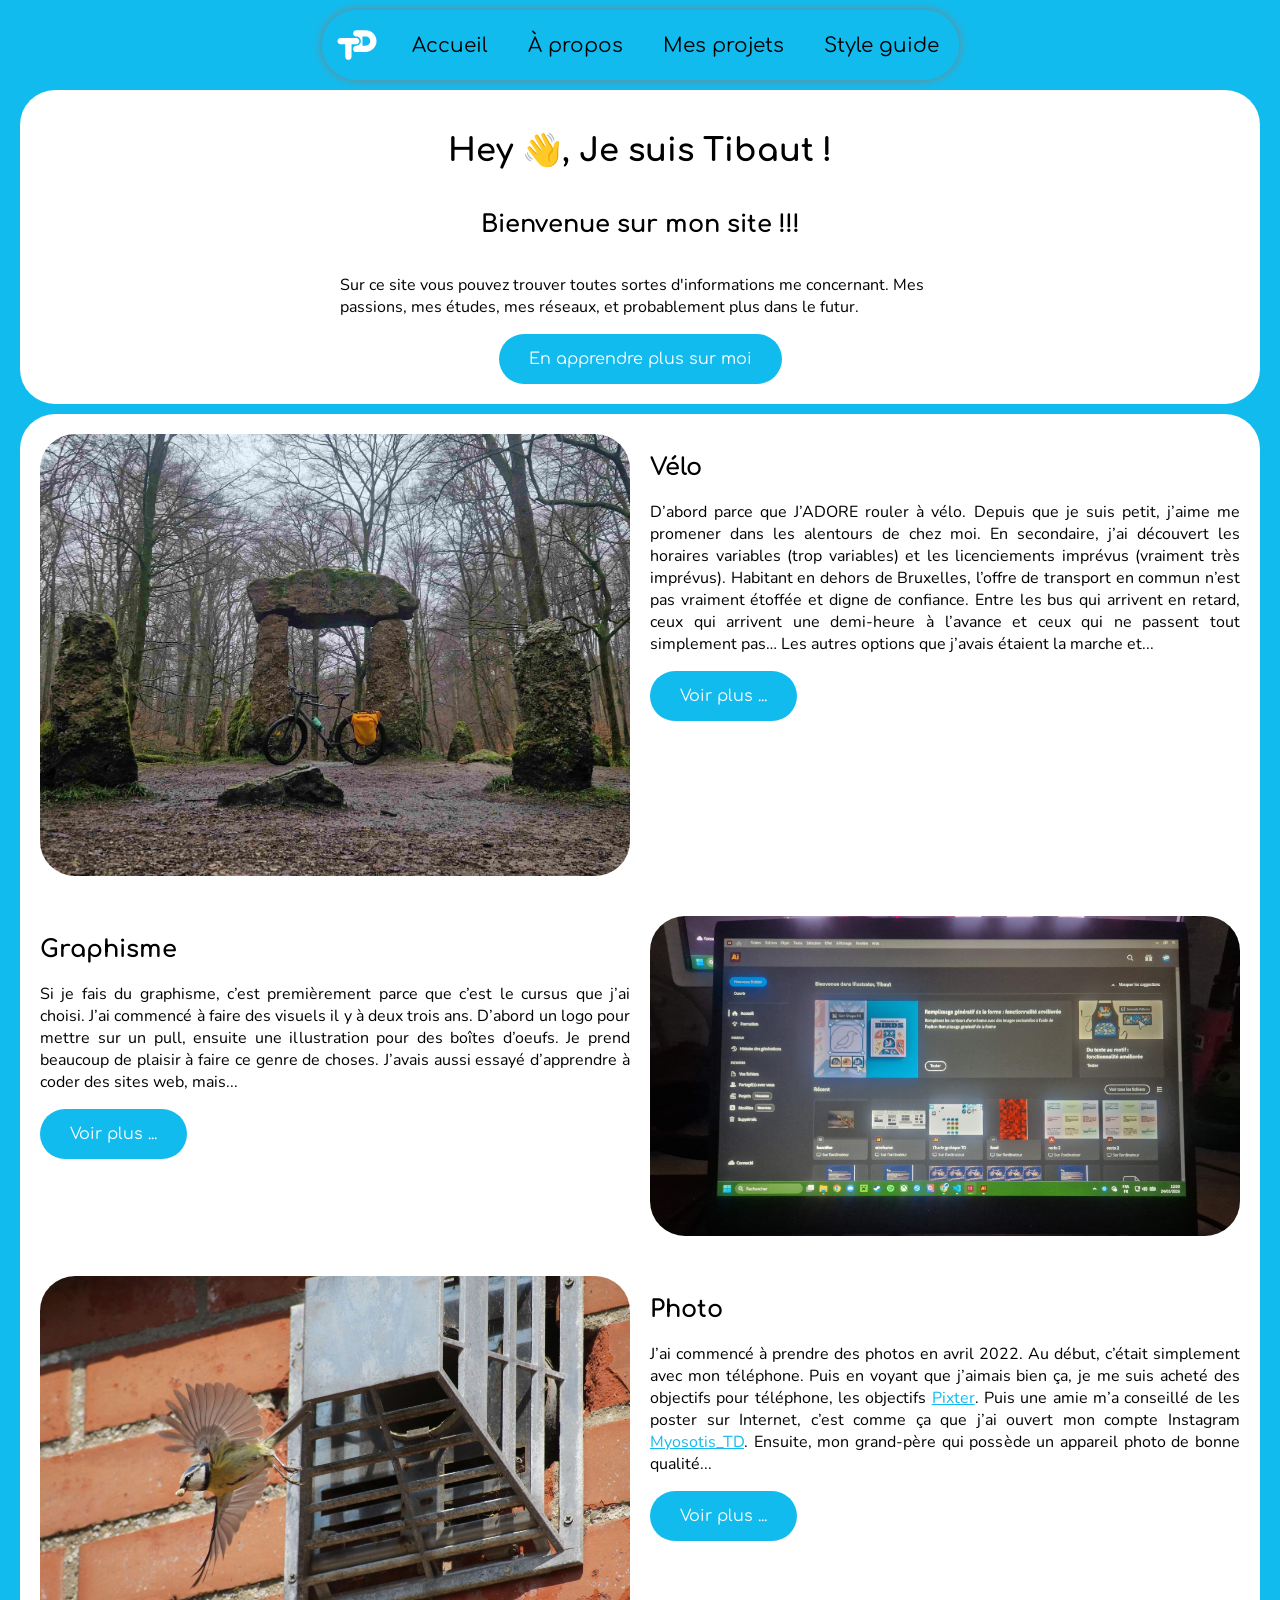
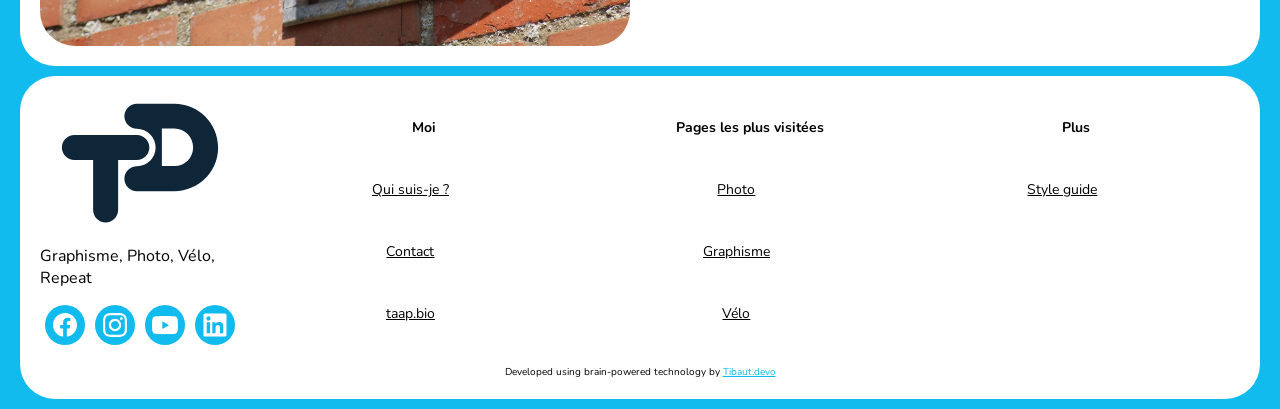
<file: index.html>
<!DOCTYPE html>
<html lang="fr">

<head>
    <meta charset="UTF-8">
    <meta http-equiv="X-UA-Compatible" content="IE=edge">
    <meta name="viewport" content="width=device-width, initial-scale=1.0">
    <title>Tibaut.devo - Vélo</title>
    <link rel="stylesheet" href="style/style.css">

    <link rel="icon" type="image/png" href="images/icons/favicon-96x96.png" sizes="96x96" />
    <link rel="icon" type="image/svg+xml" href="images/icons/favicon.svg" />
    <link rel="shortcut icon" href="/images/icons/favicon.ico" />
    <link rel="apple-touch-icon" sizes="180x180" href="images/icons/apple-touch-icon.png" />
    <link rel="manifest" href="images/icons/site.webmanifest" />
</head>

<body>

    <section class="nav-bar">
        <div class="nav">
            <div class="logo"><a href="https://taap.bio/tibaut_devo" target="_blank">
                    <img src="images/Logo TD.svg" alt="Logo"></a>
            </div>
            <ul class="menu">
                <li>
                    <a href="index.html">Accueil</a>
                </li>
                <li>
                    <p>À propos</p>
                    <ul class="sous-menu">
                        <li><a class="moi" href="quisuisje.html">Moi</a></li>
                        <li><a class="contact" href="contact.html">Contact</a></li>
                    </ul>
                </li>
                <li>
                    <p>Mes projets</p>
                    <ul class="sous-menu">
                        <li><a class="velo" href="velo.html">Vélo</a></li>
                        <li><a class="graphisme" href="graphisme.html">Graphisme</a></li>
                        <li><a class="photo" href="photo.html">Photo</a></li>
                    </ul>
                </li>
                <li>
                    <a href="style-guide.html">Style guide</a>
                </li>
            </ul>
        </div>
    </section>

    <div class="container">
        <header class="normal-header">
            <h1>Hey 👋, Je suis Tibaut !</h1>
            <h2>Bienvenue sur mon site !!!</h2>
            <p>Sur ce site vous pouvez trouver toutes sortes d'informations me concernant. Mes passions, mes études, mes
                réseaux, et probablement plus dans le futur.</p>
            <div class="buton-light">
                <a href="quisuisje.html">En apprendre plus sur moi</a>
            </div>
        </header>
    </div>
    <div class="container">
        <div class="horizontal-cards">
            <div class="wrap">
                <img src="images/banner_velo.jpg" alt="">
                <div class="h-cards-text">
                    <h2>Vélo</h2>
                    <p>D’abord parce que J’ADORE rouler à vélo. Depuis que je suis petit, j’aime me promener dans les
                        alentours de chez moi. En
                        secondaire, j’ai découvert les horaires variables (trop variables) et les licenciements imprévus
                        (vraiment très
                        imprévus). Habitant en dehors de Bruxelles, l’offre de transport en commun n’est pas vraiment
                        étoffée et digne de
                        confiance. Entre les bus qui arrivent en retard, ceux qui arrivent une demi-heure à l’avance et
                        ceux qui ne passent tout
                        simplement pas… Les autres options que j’avais étaient la marche et...</p>
                    <div class="buton-light">
                        <a href="velo.html">Voir plus ...</a>
                    </div>
                </div>
            </div>
            <div class="wrap-reverse">
                <div class="h-cards-text">
                    <h2>Graphisme</h2>
                    <p>Si je fais du graphisme, c’est premièrement parce que c’est le cursus que j’ai choisi. J’ai
                        commencé à faire des visuels
                        il y à deux trois ans. D’abord un logo pour mettre sur un pull, ensuite une illustration pour
                        des boîtes d’oeufs. Je
                        prend beaucoup de plaisir à faire ce genre de choses. J’avais aussi essayé d’apprendre à coder
                        des sites web, mais...</p>
                    <div class="buton-light">
                        <a href="graphisme.html">Voir plus ...</a>
                    </div>
                </div>
                <img src="images/banner_graphisme.jpg" alt="">
            </div>
            <div class="wrap">
                <img src="images/banner_photo.JPG" alt="">
                <div class="h-cards-text">
                    <h2>Photo</h2>
                    <p>J’ai commencé à prendre des photos en avril 2022. Au début, c’était simplement avec mon
                        téléphone. Puis en voyant que
                        j’aimais bien ça, je me suis acheté des objectifs pour téléphone, les objectifs <a
                            href="https://www.instagram.com/pixter/" target="_blank">Pixter</a>. Puis une
                        amie m’a conseillé de
                        les poster sur Internet, c’est comme ça que j’ai ouvert mon compte Instagram <a
                            href="https://www.instagram.com/myosotis_td/" target="_blank">Myosotis_TD</a>.
                        Ensuite, mon grand-père qui
                        possède un appareil photo de bonne qualité...</p>
                    <div class="buton-light">
                        <a href="photo.html">Voir plus ...</a>
                    </div>
                </div>
            </div>
        </div>
    </div>
    <div class="container">
        <footer>
            <div class="main-footer">
                <div class="content-footer">
                    <img src="images/Logo TD.svg" alt="">
                    <p>Graphisme, Photo, Vélo, Repeat</p>
                    <div class="footer-socials">
                        <a href="https://www.facebook.com/profile.php?id=100091805216796&locale=fr_BE" target="_blank">
                            <img src="images/social/facebook.svg" alt="facebook">
                        </a>
                        <a href="https://www.instagram.com/tibaut.devo/" target="_blank">
                            <img src="images/social/instagram.svg" alt="Instagram">
                        </a>
                        <a href="https://youtube.com/@tibaut_devo?si=5qOhZv2sWwlNnMPJ" target="_blank">
                            <img src="images/social/youtube.svg" alt="youtube">
                        </a>
                        <a href="https://www.linkedin.com/in/tibaut-devolder/" target="_blank">
                            <img src="images/social/linkedin-app-white-icon.svg" alt="linkedin">
                        </a>
                    </div>
                </div>
                <div class="table-footer">

                    <table>
                        <tbody>

                            <tr>

                                <th>Moi</th>
                                <th>Pages les plus visitées</th>
                                <th>Plus</th>
                            </tr>

                            <tr>

                                <td><a href="quisuisje.html">Qui suis-je ?</a>
                                </td>
                                <td><a href="photo.html">Photo
                                    </a></td>
                                <td><a href="style-guide.html">Style guide</a></td>
                            </tr>
                            <tr>

                                <td><a href="contact.html">Contact</a>

                                </td>
                                <td><a href="graphisme.html">Graphisme
                                    </a></td>
                                <td><a href=""></a></td>
                            </tr>
                            <tr>

                                <td><a href="https://taap.bio/tibaut_devo" target="_blank">taap.bio</a>

                                </td>
                                <td><a href="velo.html">Vélo
                                    </a></td>
                                <td><a href=""></a></td>
                            </tr>
                        </tbody>
                    </table>
                </div>
            </div>
            <div class="sub-footer">
                <div>
                    Developed using brain-powered technology by&nbsp;<a href="https://taap.bio/tibaut_devo"
                        target="_blank">Tibaut.devo</a>
                </div>
            </div>
        </footer>
    </div>
</body>

</html>
</file>
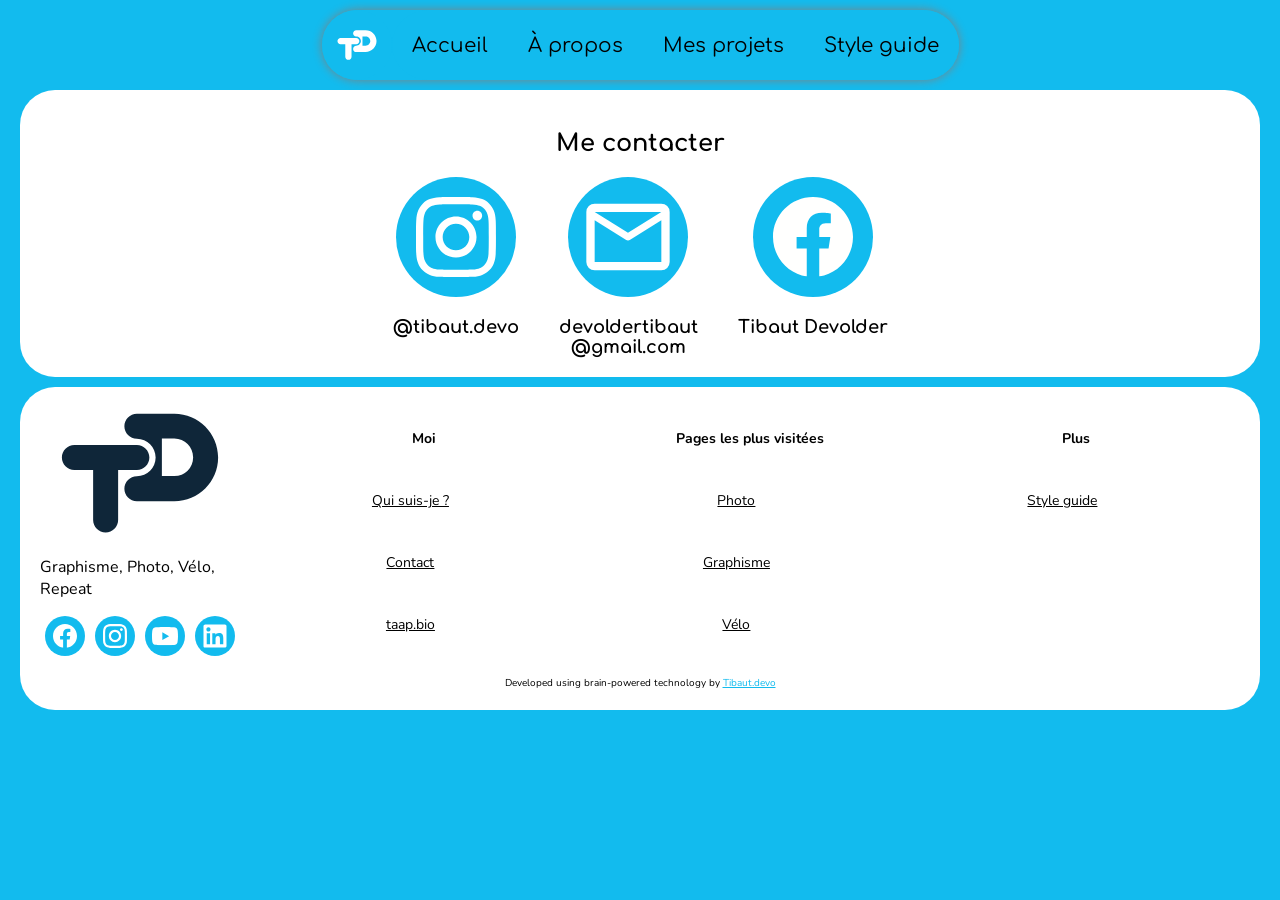
<file: contact.html>
<!DOCTYPE html>
<html lang="en">

<head>
    <meta charset="UTF-8">
    <meta http-equiv="X-UA-Compatible" content="IE=edge">
    <meta name="viewport" content="width=device-width, initial-scale=1.0">
    <title>Tibaut.devo - Vélo</title>
    <link rel="stylesheet" href="style/style.css">

    <link rel="icon" type="image/png" href="images/icons/favicon-96x96.png" sizes="96x96" />
    <link rel="icon" type="image/svg+xml" href="images/icons/favicon.svg" />
    <link rel="shortcut icon" href="/images/icons/favicon.ico" />
    <link rel="apple-touch-icon" sizes="180x180" href="images/icons/apple-touch-icon.png" />
    <link rel="manifest" href="images/icons/site.webmanifest" />
</head>

<body>
    <section class="nav-bar">
        <div class="nav">
            <div class="logo"><a href="https://taap.bio/tibaut_devo" target="_blank">
                    <img src="images/Logo TD.svg" alt="Logo"></a>
            </div>
            <ul class="menu">
                <li>
                    <a href="index.html">Accueil</a>
                </li>
                <li>
                    <p>À propos</p>
                    <ul class="sous-menu">
                        <li><a class="moi" href="quisuisje.html">Moi</a></li>
                        <li><a class="contact" href="contact.html">Contact</a></li>
                    </ul>
                </li>
                <li>
                    <p>Mes projets</p>
                    <ul class="sous-menu">
                        <li><a class="velo" href="velo.html">Vélo</a></li>
                        <li><a class="graphisme" href="graphisme.html">Graphisme</a></li>
                        <li><a class="photo" href="photo.html">Photo</a></li>
                    </ul>
                </li>
                <li>
                    <a href="style-guide.html">Style guide</a>
                </li>
            </ul>
        </div>
    </section>
    <section class="container">
        <div class="text-center">
            <h2>Me contacter</h2>
            <div class="dots">
                <div>
                    <a href="https://www.instagram.com/tibaut.devo/" target="_blank">
                        <img src="images/social/instagram.svg" alt="Instagram">
                    </a>
                    <a href="https://www.instagram.com/tibaut.devo/" target="_blank">
                        <h3>@tibaut.devo</h3>
                    </a>
                </div>
                <div>
                    <a href="mailto:devoldertibaut@gmail.com">
                        <img src="images/social/mail_24dp_E3E3E3_FILL0_wght400_GRAD0_opsz24.svg" alt="Mail">
                    </a>
                    <a href="mailto:devoldertibaut@gmail.com">
                        <h3>devoldertibaut</h3>
                        <h3>@gmail.com</h3>
                    </a>
                </div>
                <div>
                    <a href="https://www.facebook.com/profile.php?id=100091805216796&locale=fr_BE" target="_blank">
                        <img src="images/social/facebook.svg" alt="facebook">
                    </a>
                    <a href="https://www.facebook.com/profile.php?id=100091805216796&locale=fr_BE" target="_blank">
                        <h3>Tibaut Devolder</h3>
                    </a>
                </div>
            </div>
        </div>
    </section>
    <div class="container">
        <footer>
            <div class="main-footer">
                <div class="content-footer">
                    <img src="images/Logo TD.svg" alt="">
                    <p>Graphisme, Photo, Vélo, Repeat</p>
                    <div class="footer-socials">
                        <a href="https://www.facebook.com/profile.php?id=100091805216796&locale=fr_BE" target="_blank">
                            <img src="images/social/facebook.svg" alt="facebook">
                        </a>
                        <a href="https://www.instagram.com/tibaut.devo/" target="_blank">
                            <img src="images/social/instagram.svg" alt="Instagram">
                        </a>
                        <a href="https://youtube.com/@tibaut_devo?si=5qOhZv2sWwlNnMPJ" target="_blank">
                            <img src="images/social/youtube.svg" alt="youtube">
                        </a>
                        <a href="https://www.linkedin.com/in/tibaut-devolder/" target="_blank">
                            <img src="images/social/linkedin-app-white-icon.svg" alt="linkedin">
                        </a>
                    </div>
                </div>
                <div class="table-footer">
                    <table>
                        <tbody>
                            <tr>
                                <th>Moi</th>
                                <th>Pages les plus visitées</th>
                                <th>Plus</th>
                            </tr>
                            <tr>
                                <td><a href="quisuisje.html">Qui suis-je ?</a>
                                </td>
                                <td><a href="photo.html">Photo
                                    </a></td>
                                <td><a href="style-guide.html">Style guide</a></td>
                            </tr>
                            <tr>
                                <td><a href="contact.html">Contact</a>
                                </td>
                                <td><a href="graphisme.html">Graphisme
                                    </a></td>
                                <td><a href=""></a></td>
                            </tr>
                            <tr>
                                <td><a href="https://taap.bio/tibaut_devo" target="_blank">taap.bio</a>
                                </td>
                                <td><a href="velo.html">Vélo
                                    </a></td>
                                <td><a href=""></a></td>
                            </tr>
                        </tbody>
                    </table>
                </div>
            </div>
            <div class="sub-footer">
                <div>
                    Developed using brain-powered technology by&nbsp;<a href="https://taap.bio/tibaut_devo"
                        target="_blank">Tibaut.devo</a>
                </div>
            </div>
        </footer>
    </div>
</body>

</html>
</file>
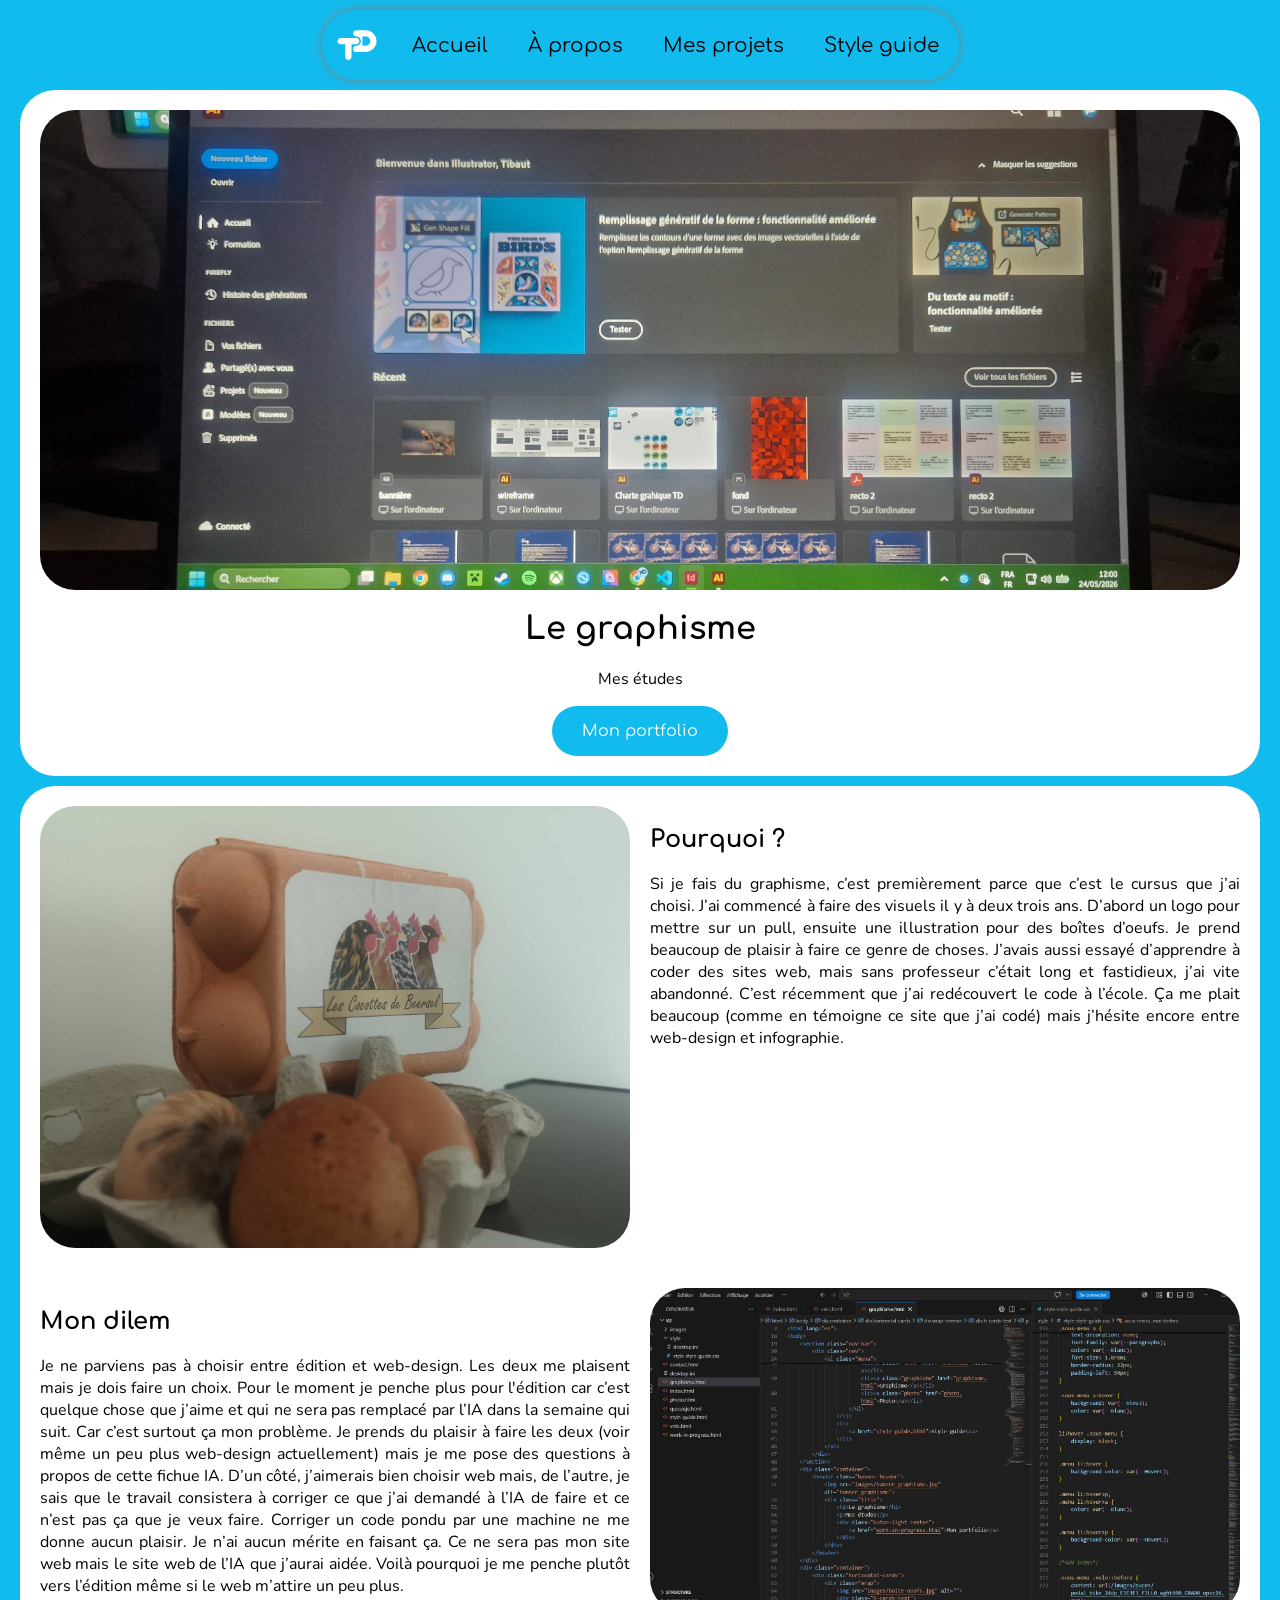
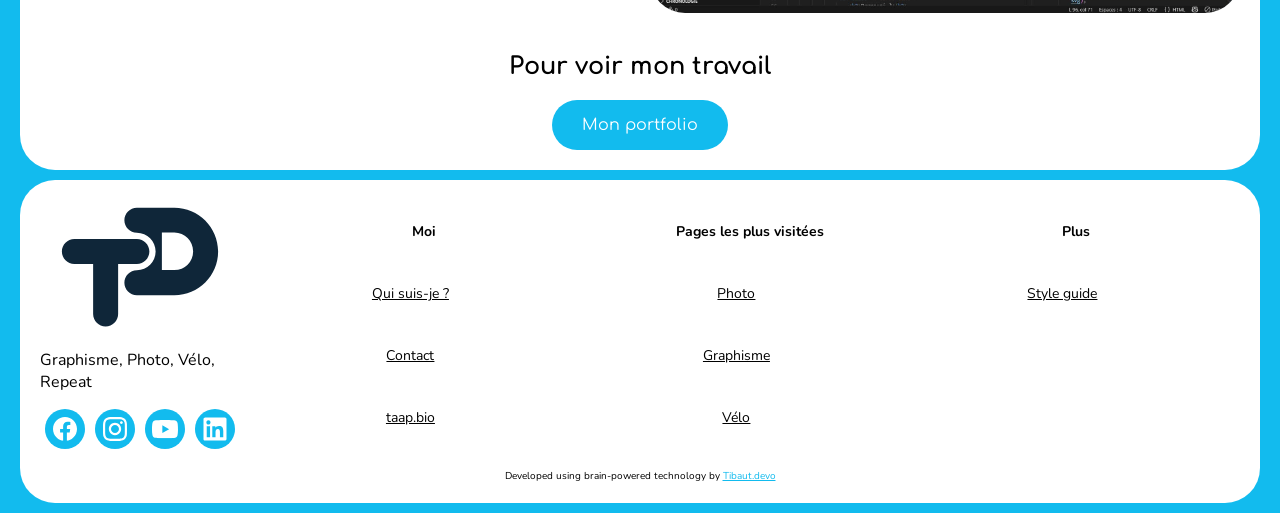
<file: graphisme.html>
<!DOCTYPE html>
<html lang="en">

<head>
    <meta charset="UTF-8">
    <meta http-equiv="X-UA-Compatible" content="IE=edge">
    <meta name="viewport" content="width=device-width, initial-scale=1.0">
    <title>Tibaut.devo - Vélo</title>
    <link rel="stylesheet" href="style/style.css">

    <link rel="icon" type="image/png" href="images/icons/favicon-96x96.png" sizes="96x96" />
    <link rel="icon" type="image/svg+xml" href="images/icons/favicon.svg" />
    <link rel="shortcut icon" href="/images/icons/favicon.ico" />
    <link rel="apple-touch-icon" sizes="180x180" href="images/icons/apple-touch-icon.png" />
    <link rel="manifest" href="images/icons/site.webmanifest" />
</head>

<body>
    <section class="nav-bar">
        <div class="nav">
            <div class="logo"><a href="https://taap.bio/tibaut_devo" target="_blank">
                    <img src="images/Logo TD.svg" alt="Logo"></a>
            </div>
            <ul class="menu">
                <li>
                    <a href="index.html">Accueil</a>
                </li>
                <li>
                    <p>À propos</p>
                    <ul class="sous-menu">
                        <li><a class="moi" href="quisuisje.html">Moi</a></li>
                        <li><a class="contact" href="contact.html">Contact</a></li>
                    </ul>
                </li>
                <li>
                    <p>Mes projets</p>
                    <ul class="sous-menu">
                        <li><a class="velo" href="velo.html">Vélo</a></li>
                        <li><a class="graphisme" href="graphisme.html">Graphisme</a></li>
                        <li><a class="photo" href="photo.html">Photo</a></li>
                    </ul>
                </li>
                <li>
                    <a href="style-guide.html">Style guide</a>
                </li>
            </ul>
        </div>
    </section>
    <div class="container">
        <header class="banner-header">
            <img src="images/banner_graphisme.jpg" alt="banner_graphisme">
            <div class="title">
                <h1>Le graphisme</h1>
                <p>Mes études</p>
                <div class="buton-light center">
                    <a href="work-in-progress.html">Mon portfolio</a>
                </div>
            </div>
        </header>
    </div>
    <div class="container">
        <div class="horizontal-cards">
            <div class="wrap">
                <img src="images/boite-oeufs.jpg" alt="">
                <div class="h-cards-text">
                    <h2>Pourquoi ?</h2>
                    <p>Si je fais du graphisme, c’est premièrement parce que c’est le cursus que j’ai choisi. J’ai
                        commencé à faire des visuels
                        il y à deux trois ans. D’abord un logo pour mettre sur un pull, ensuite une illustration pour
                        des boîtes d’oeufs. Je
                        prend beaucoup de plaisir à faire ce genre de choses. J’avais aussi essayé d’apprendre à coder
                        des sites web, mais sans
                        professeur c’était long et fastidieux, j’ai vite abandonné. C’est récemment que j’ai redécouvert
                        le code à l’école. Ça
                        me plait beaucoup (comme en témoigne ce site que j’ai codé) mais j’hésite encore entre
                        web-design et infographie.</p>
                </div>
            </div>
            <div class="wrap-reverse">
                <div class="h-cards-text">
                    <h2>Mon dilem</h2>
                    <p>Je ne parviens pas à choisir entre édition et web-design. Les deux me plaisent mais je dois faire
                        un choix. Pour le
                        moment je penche plus pour l'édition car c’est quelque chose que j’aime et qui ne sera pas
                        remplacé par l’IA dans la
                        semaine qui suit. Car c’est surtout ça mon problème. Je prends du plaisir à faire les deux (voir
                        même un peu plus
                        web-design actuellement) mais je me pose des questions à propos de cette fichue IA. D’un côté,
                        j’aimerais bien choisir
                        web mais, de l’autre, je sais que le travail consistera à corriger ce que j’ai demandé à l’IA de
                        faire et ce n’est pas
                        ça que je veux faire. Corriger un code pondu par une machine ne me donne aucun plaisir. Je n’ai
                        aucun mérite en faisant
                        ça. Ce ne sera pas mon site web mais le site web de l’IA que j’aurai aidée. Voilà pourquoi je me
                        penche plutôt vers
                        l’édition même si le web m’attire un peu plus.</p>
                </div>
                <img src="images/code.jpg" alt="">
            </div>
        </div>
        <div class="text-center">
            <h2>Pour voir mon travail</h2>
            <div class="buton-light center">
                <a href="work-in-progress.html">Mon portfolio</a>
            </div>
        </div>
    </div>
    <div class="container">
        <footer>
            <div class="main-footer">
                <div class="content-footer">
                    <img src="images/Logo TD.svg" alt="">
                    <p>Graphisme, Photo, Vélo, Repeat</p>
                    <div class="footer-socials">
                        <a href="https://www.facebook.com/profile.php?id=100091805216796&locale=fr_BE" target="_blank">
                            <img src="images/social/facebook.svg" alt="facebook">
                        </a>
                        <a href="https://www.instagram.com/tibaut.devo/" target="_blank">
                            <img src="images/social/instagram.svg" alt="Instagram">
                        </a>
                        <a href="https://youtube.com/@tibaut_devo?si=5qOhZv2sWwlNnMPJ" target="_blank">
                            <img src="images/social/youtube.svg" alt="youtube">
                        </a>
                        <a href="https://www.linkedin.com/in/tibaut-devolder/" target="_blank">
                            <img src="images/social/linkedin-app-white-icon.svg" alt="linkedin">
                        </a>
                    </div>
                </div>
                <div class="table-footer">
                    <table>
                        <tbody>
                            <tr>
                                <th>Moi</th>
                                <th>Pages les plus visitées</th>
                                <th>Plus</th>
                            </tr>
                            <tr>
                                <td><a href="quisuisje.html">Qui suis-je ?</a>
                                </td>
                                <td><a href="photo.html">Photo
                                    </a></td>
                                <td><a href="style-guide.html">Style guide</a></td>
                            </tr>
                            <tr>
                                <td><a href="contact.html">Contact</a>
                                </td>
                                <td><a href="graphisme.html">Graphisme
                                    </a></td>
                                <td><a href=""></a></td>
                            </tr>
                            <tr>
                                <td><a href="https://taap.bio/tibaut_devo" target="_blank">taap.bio</a>
                                </td>
                                <td><a href="velo.html">Vélo
                                    </a></td>
                                <td><a href=""></a></td>
                            </tr>
                        </tbody>
                    </table>
                </div>
            </div>
            <div class="sub-footer">
                <div>
                    Developed using brain-powered technology by&nbsp;<a href="https://taap.bio/tibaut_devo"
                        target="_blank">Tibaut.devo</a>
                </div>
            </div>
        </footer>
    </div>
</body>

</html>
</file>
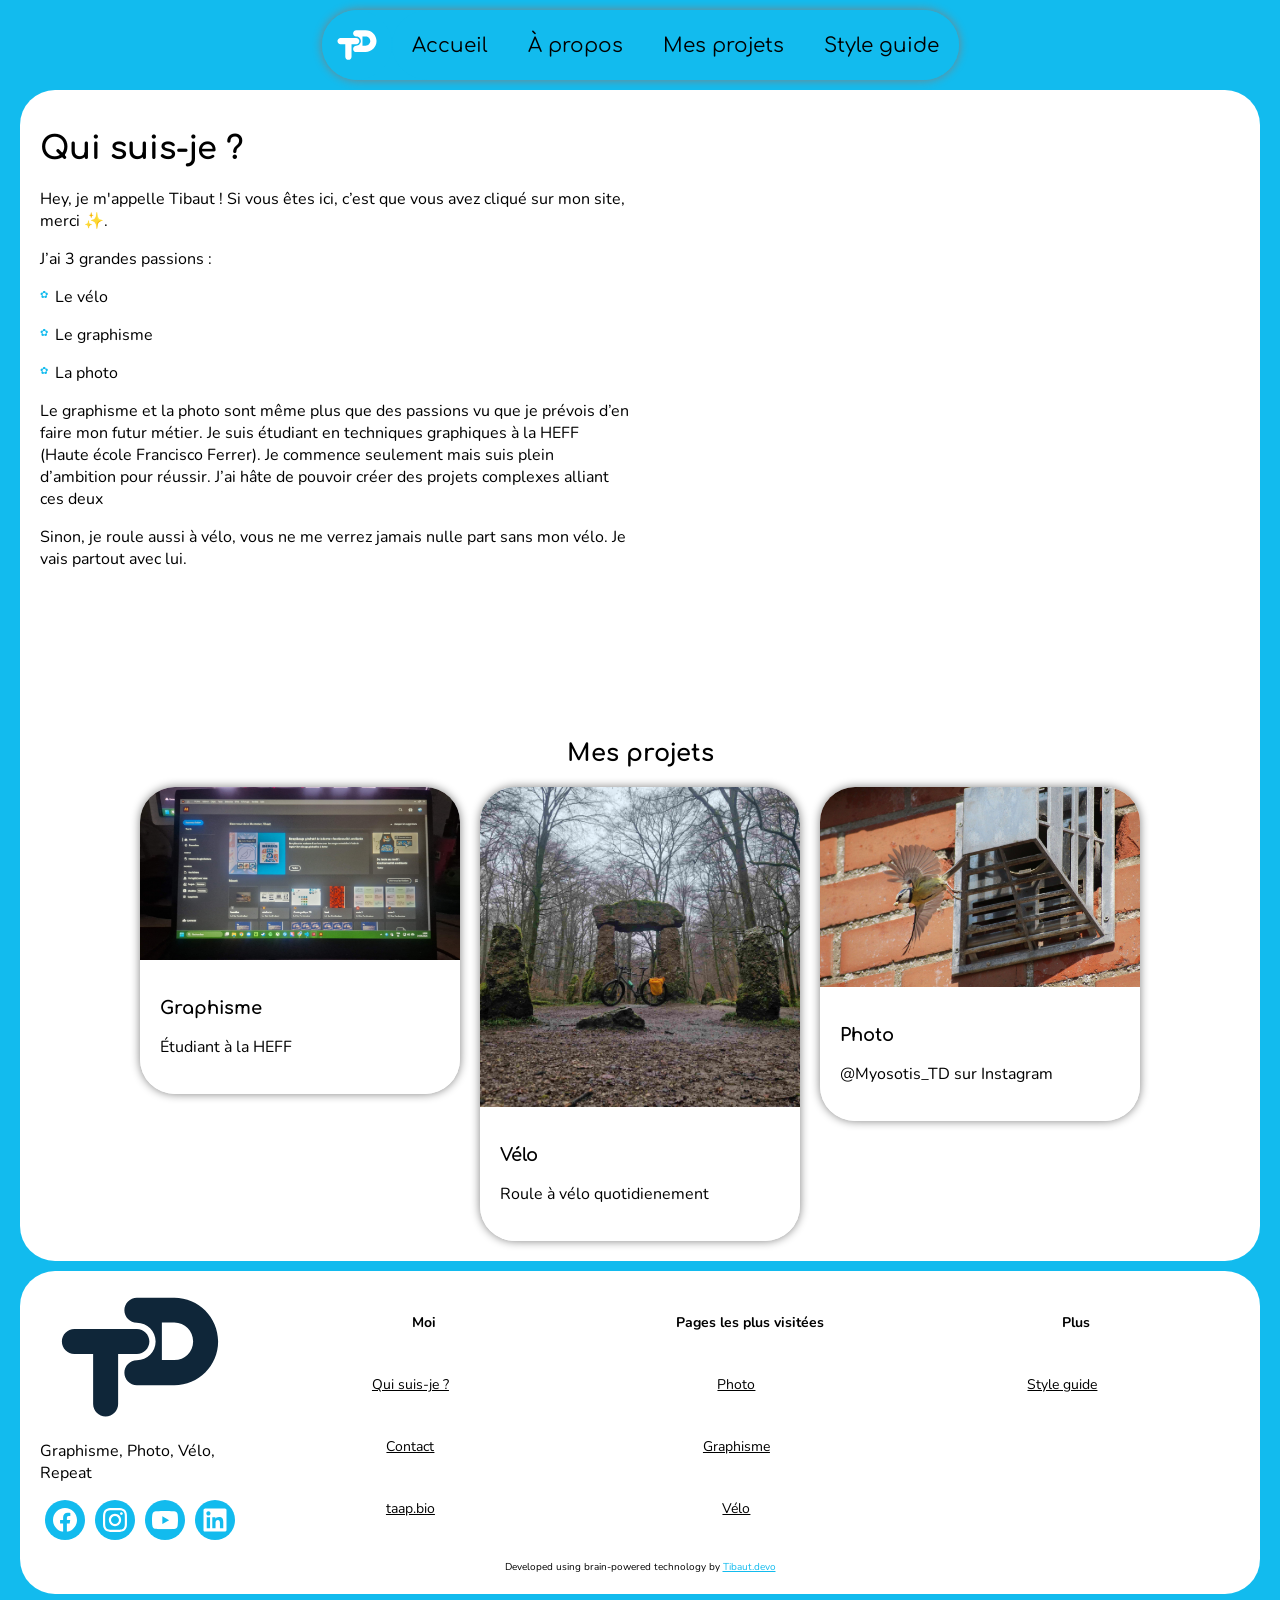
<file: quisuisje.html>
<!DOCTYPE html>
<html lang="en">

<head>
    <meta charset="UTF-8">
    <meta http-equiv="X-UA-Compatible" content="IE=edge">
    <meta name="viewport" content="width=device-width, initial-scale=1.0">
    <title>Tibaut.devo - Vélo</title>
    <link rel="stylesheet" href="style/style.css">

    <link rel="icon" type="image/png" href="images/icons/favicon-96x96.png" sizes="96x96" />
    <link rel="icon" type="image/svg+xml" href="images/icons/favicon.svg" />
    <link rel="shortcut icon" href="/images/icons/favicon.ico" />
    <link rel="apple-touch-icon" sizes="180x180" href="images/icons/apple-touch-icon.png" />
    <link rel="manifest" href="images/icons/site.webmanifest" />
</head>

<body>
    <section class="nav-bar">
        <div class="nav">
            <div class="logo"><a href="https://taap.bio/tibaut_devo" target="_blank">
                    <img src="images/Logo TD.svg" alt="Logo"></a>
            </div>
            <ul class="menu">
                <li>
                    <a href="index.html">Accueil</a>
                </li>
                <li>
                    <p>À propos</p>
                    <ul class="sous-menu">
                        <li><a class="moi" href="quisuisje.html">Moi</a></li>
                        <li><a class="contact" href="contact.html">Contact</a></li>
                    </ul>
                </li>
                <li>
                    <p>Mes projets</p>
                    <ul class="sous-menu">
                        <li><a class="velo" href="velo.html">Vélo</a></li>
                        <li><a class="graphisme" href="graphisme.html">Graphisme</a></li>
                        <li><a class="photo" href="photo.html">Photo</a></li>
                    </ul>
                </li>
                <li>
                    <a href="style-guide.html">Style guide</a>
                </li>
            </ul>
        </div>
    </section>
    <div class="container">
        <div class="qui-suis-je">
            <div class="qui-suis-je-texts">
                <h1>Qui suis-je ?</h1>
                <p>Hey, je m'appelle Tibaut ! Si vous êtes ici, c’est que vous avez cliqué sur mon site, merci ✨.</p>
                <div>
                    <p>J’ai 3 grandes passions :</p>
                    <ul>
                        <li>
                            <p>Le vélo</p>
                        </li>
                        <li>
                            <p>Le graphisme</p>
                        </li>
                        <li>
                            <p>La photo</p>
                        </li>
                    </ul>
                </div>
                <p>
                    Le graphisme et la photo sont même plus que des passions vu que je prévois d’en faire mon futur
                    métier. Je suis étudiant
                    en techniques graphiques à la HEFF (Haute école Francisco Ferrer). Je commence seulement mais suis
                    plein d’ambition pour
                    réussir. J’ai hâte de pouvoir créer des projets complexes alliant ces deux </p>
                <p>Sinon, je roule aussi à vélo, vous ne me verrez jamais nulle part sans mon vélo. Je vais partout
                    avec lui.
                </p>
            </div>
            <iframe class="maps"
                src="https://www.google.com/maps/embed?pb=!1m18!1m12!1m3!1d246445.89329326362!2d4.268876593435325!3d50.87975424361322!2m3!1f0!2f0!3f0!3m2!1i1024!2i768!4f13.1!3m3!1m2!1s0x47c3a4ed73c76867%3A0xc18b3a66787302a7!2sBruxelles!5e1!3m2!1sfr!2sbe!4v1779607547094!5m2!1sfr!2sbe"
                style="border:0;" allowfullscreen="" loading="lazy"
                referrerpolicy="no-referrer-when-downgrade"></iframe>
        </div>
        <div class="articles-cont">
            <div>
                <h2>Mes projets</h2>
            </div>
            <div class="articles">
                <article class="carte">
                    <a href="graphisme.html">
                        <img src="images/banner_graphisme.jpg" alt="">
                        <div class="carte-texte">
                            <h3>Graphisme</h3>
                            <p>Étudiant à la HEFF</p>
                        </div>
                    </a>
                </article>
                <article class="carte">
                    <a href="velo.html">
                        <img src="images/banner_velo.jpg" alt="">
                        <div class="carte-texte">
                            <h3>Vélo</h3>
                            <p>Roule à vélo quotidienement</p>
                        </div>
                    </a>
                </article>
                <article class="carte">
                    <a href="photo.html">
                        <img src="images/banner_photo.JPG" alt="">
                        <div class="carte-texte">
                            <h3>Photo</h3>
                            <p>@Myosotis_TD sur Instagram</p>
                        </div>
                    </a>
                </article>
            </div>
        </div>
    </div>

    <div class="container">
        <footer>
            <div class="main-footer">
                <div class="content-footer">
                    <img src="images/Logo TD.svg" alt="">
                    <p>Graphisme, Photo, Vélo, Repeat</p>
                    <div class="footer-socials">
                        <a href="https://www.facebook.com/profile.php?id=100091805216796&locale=fr_BE" target="_blank">
                            <img src="images/social/facebook.svg" alt="facebook">
                        </a>
                        <a href="https://www.instagram.com/tibaut.devo/" target="_blank">
                            <img src="images/social/instagram.svg" alt="Instagram">
                        </a>
                        <a href="https://youtube.com/@tibaut_devo?si=5qOhZv2sWwlNnMPJ" target="_blank">
                            <img src="images/social/youtube.svg" alt="youtube">
                        </a>
                        <a href="https://www.linkedin.com/in/tibaut-devolder/" target="_blank">
                            <img src="images/social/linkedin-app-white-icon.svg" alt="linkedin">
                        </a>
                    </div>
                </div>
                <div class="table-footer">
                    <table>
                        <tbody>
                            <tr>
                                <th>Moi</th>
                                <th>Pages les plus visitées</th>
                                <th>Plus</th>
                            </tr>
                            <tr>
                                <td><a href="quisuisje.html">Qui suis-je ?</a>
                                </td>
                                <td><a href="photo.html">Photo
                                    </a></td>
                                <td><a href="style-guide.html">Style guide</a></td>
                            </tr>
                            <tr>
                                <td><a href="contact.html">Contact</a>
                                </td>
                                <td><a href="graphisme.html">Graphisme
                                    </a></td>
                                <td><a href=""></a></td>
                            </tr>
                            <tr>
                                <td><a href="https://taap.bio/tibaut_devo" target="_blank">taap.bio</a>
                                </td>
                                <td><a href="velo.html">Vélo
                                    </a></td>
                                <td><a href=""></a></td>
                            </tr>
                        </tbody>
                    </table>
                </div>
            </div>
            <div class="sub-footer">
                <div>
                    Developed using brain-powered technology by&nbsp;<a href="https://taap.bio/tibaut_devo"
                        target="_blank">Tibaut.devo</a>
                </div>
            </div>
        </footer>
    </div>
</body>

</html>
</file>
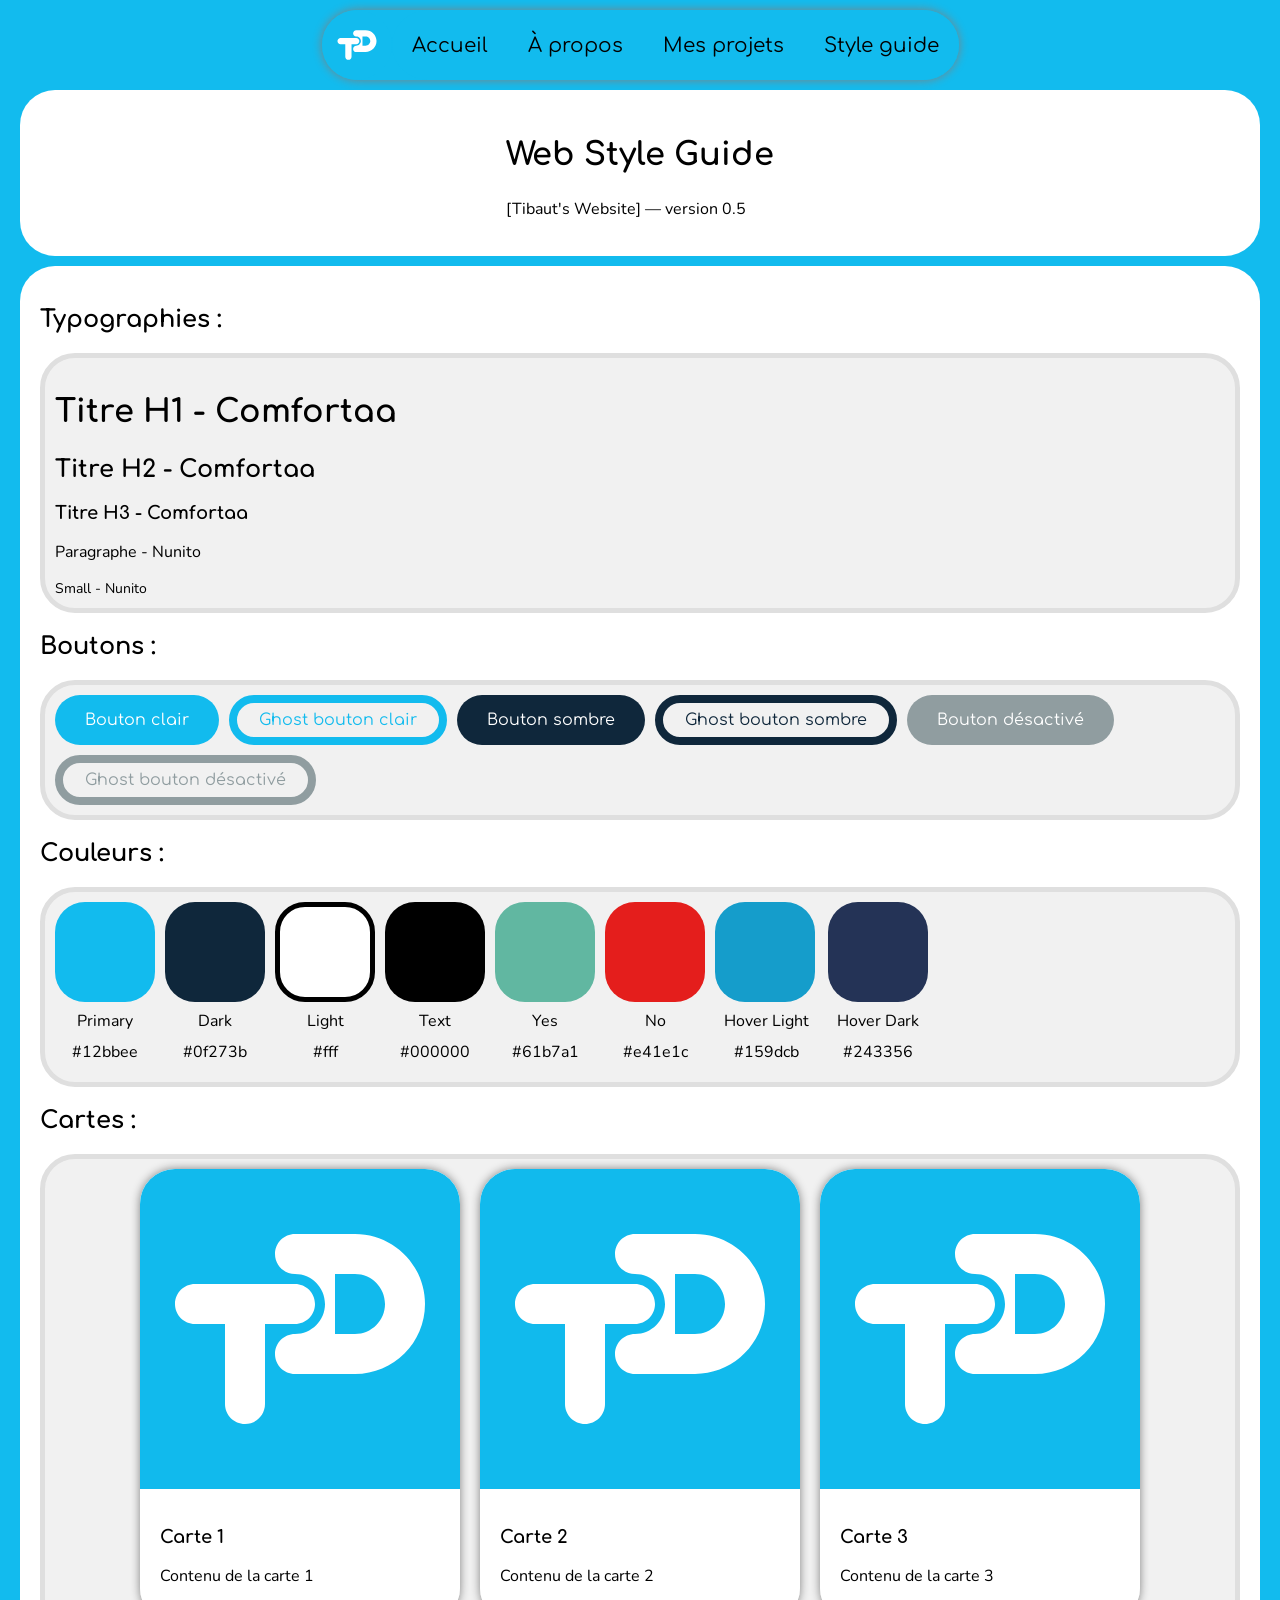
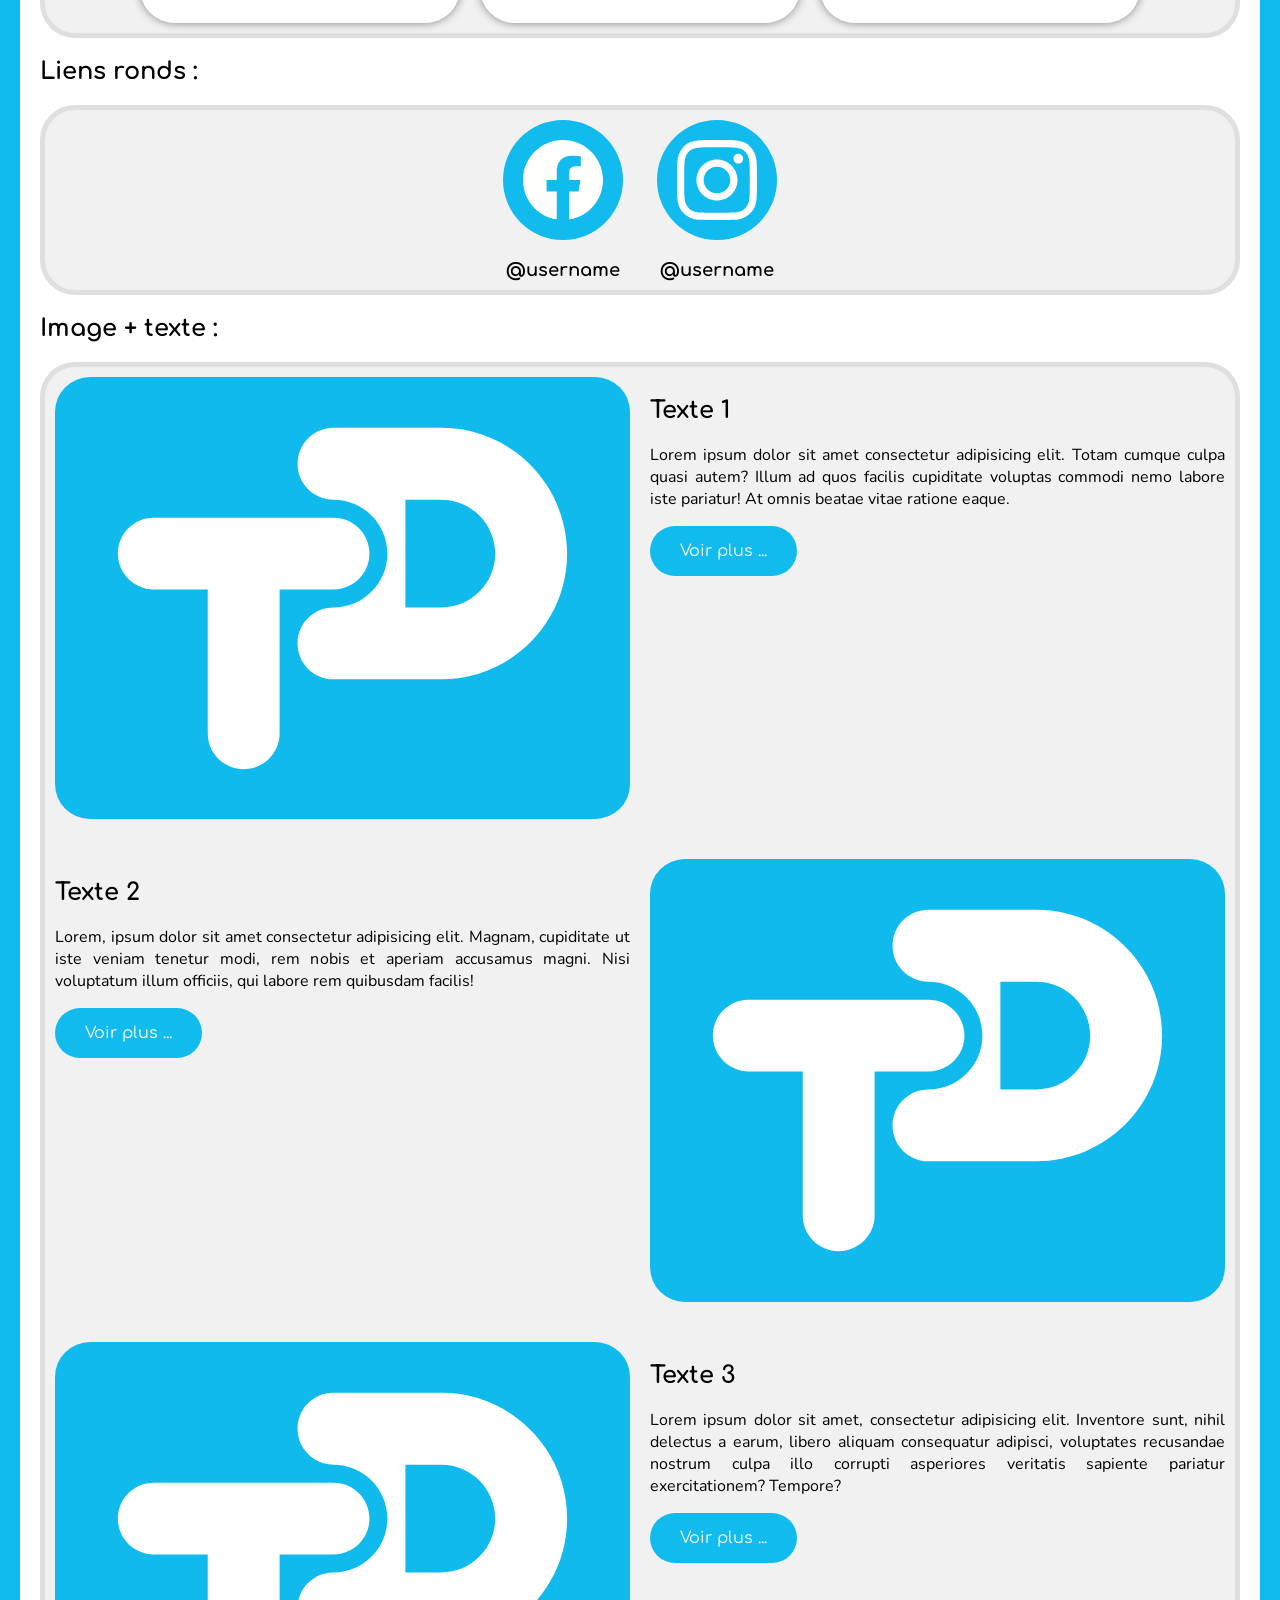
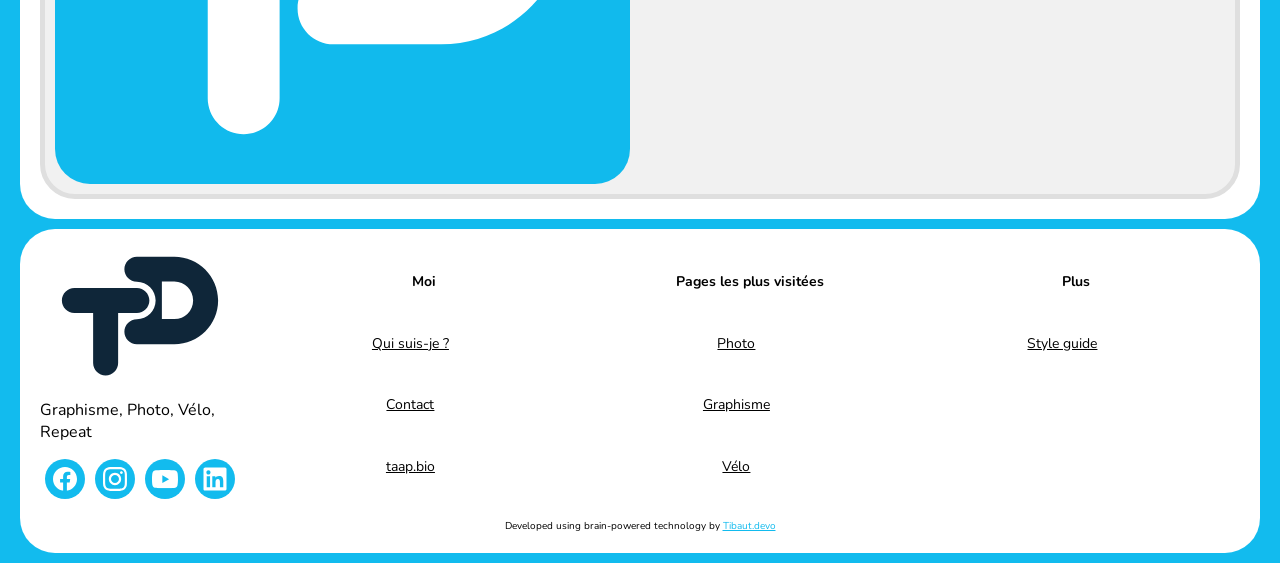
<file: style-guide.html>
<!DOCTYPE html>
<html lang="fr">

<head>
    <meta charset="UTF-8">
    <meta http-equiv="X-UA-Compatible" content="IE=edge">
    <meta name="viewport" content="width=device-width, initial-scale=1.0">
    <title>Tibaut.devo - Vélo</title>
    <link rel="stylesheet" href="style/style.css">

    <link rel="icon" type="image/png" href="images/icons/favicon-96x96.png" sizes="96x96" />
    <link rel="icon" type="image/svg+xml" href="images/icons/favicon.svg" />
    <link rel="shortcut icon" href="/images/icons/favicon.ico" />
    <link rel="apple-touch-icon" sizes="180x180" href="images/icons/apple-touch-icon.png" />
    <link rel="manifest" href="images/icons/site.webmanifest" />
</head>

<body>
    <section class="nav-bar">
        <div class="nav">
            <div class="logo"><a href="https://taap.bio/tibaut_devo" target="_blank">
                    <img src="images/Logo TD.svg" alt="Logo"></a>
            </div>
            <ul class="menu">
                <li>
                    <a href="index.html">Accueil</a>
                </li>
                <li>
                    <p>À propos</p>
                    <ul class="sous-menu">
                        <li><a class="moi" href="quisuisje.html">Moi</a></li>
                        <li><a class="contact" href="contact.html">Contact</a></li>
                    </ul>
                </li>
                <li>
                    <p>Mes projets</p>
                    <ul class="sous-menu">
                        <li><a class="velo" href="velo.html">Vélo</a></li>
                        <li><a class="graphisme" href="graphisme.html">Graphisme</a></li>
                        <li><a class="photo" href="photo.html">Photo</a></li>
                    </ul>
                </li>
                <li>
                    <a href="style-guide.html">Style guide</a>
                </li>
            </ul>
        </div>
    </section>
    <div class="container">
        <header class="normal-header">
            <section class="title">
                <h1>Web Style Guide</h1>
                <p>[Tibaut's Website] — version 0.5</p>
            </section>
        </header>
    </div>

    <div class="container">
        <main>
            <section>
                <div>
                    <h2>Typographies :</h2>
                </div>
                <div class="show">
                    <div class="texts">
                        <h1>Titre H1 - Comfortaa</h1>
                        <h2>Titre H2 - Comfortaa</h2>
                        <h3>Titre H3 - Comfortaa</h3>
                        <p>Paragraphe - Nunito</p>
                        <small>Small - Nunito</small>
                    </div>
                </div>
            </section>
            <section>
                <div>
                    <h2>Boutons :</h2>
                </div>
                <div class="show">
                    <div class="butons">
                        <div class="buton-light">
                            <a href="">Bouton clair</a>
                        </div>
                        <div class="buton-white-light">
                            <a href="">Ghost bouton clair</a>
                        </div>
                        <div class="buton-dark">
                            <a href="">Bouton sombre</a>
                        </div>
                        <div class="buton-white-dark">
                            <a href="">Ghost bouton sombre</a>
                        </div>
                        <div class="buton-disactivated">
                            <a href="">Bouton désactivé</a>
                        </div>
                        <div class="buton-white-disactivated">
                            <a href="">Ghost bouton désactivé</a>
                        </div>
                    </div>
                </div>
            </section>
            <section class="couleurs">
                <div>
                    <h2>Couleurs :</h2>
                </div>
                <div class="show">
                    <div class="colors">
                        <div>
                            <div class="Primary"></div>
                            <p>Primary</p>
                            <p>#12bbee</p>
                        </div>
                        <div>
                            <div class="Dark"></div>
                            <p>Dark</p>
                            <p>#0f273b</p>
                        </div>
                        <div>
                            <div class="Light"></div>
                            <p>Light</p>
                            <p>#fff</p>
                        </div>
                        <div>
                            <div class="Text"></div>
                            <p>Text</p>
                            <p>#000000</p>
                        </div>
                        <div>
                            <div class="Yes"></div>
                            <p>Yes</p>
                            <p>#61b7a1</p>
                        </div>
                        <div>
                            <div class="No"></div>
                            <p>No</p>
                            <p>#e41e1c</p>
                        </div>
                        <div>
                            <div class="HoverL"></div>
                            <p>Hover Light</p>
                            <p>#159dcb</p>
                        </div>
                        <div>
                            <div class="HoverD"></div>
                            <p>Hover Dark</p>
                            <p>#243356</p>
                        </div>
                    </div>
                </div>
            </section>
            <section>
                <div>
                    <h2>Cartes :</h2>
                </div>
                <div class="show">
                    <div class="articles">
                        <article class="carte">
                            <a href="">
                                <img src="images/Logo TD V3.svg" alt="">
                                <div class="carte-texte">
                                    <h3>Carte 1</h3>
                                    <p>Contenu de la carte 1</p>
                                </div>
                            </a>
                        </article>
                        <article class="carte">
                            <a href="">
                                <img src="images/Logo TD V3.svg" alt="">
                                <div class="carte-texte">
                                    <h3>Carte 2</h3>
                                    <p>Contenu de la carte 2</p>
                                </div>
                            </a>
                        </article>
                        <article class="carte">
                            <a href="">
                                <img src="images/Logo TD V3.svg" alt="">
                                <div class="carte-texte">
                                    <h3>Carte 3</h3>
                                    <p>Contenu de la carte 3</p>
                                </div>
                            </a>
                        </article>
                    </div>
                </div>
            </section>
            <section>
                <div>
                    <h2>Liens ronds :</h2>
                </div>
                <div class="show">
                    <div class="dots">
                        <div>
                            <a href="">
                                <img src="images/social/facebook.svg" alt="facebook">
                            </a>
                            <a href="">
                                <h3>@username</h3>
                            </a>
                        </div>
                        <div>
                            <a href="">
                                <img src="images/social/instagram.svg" alt="facebook">
                            </a>
                            <a href="">
                                <h3>@username</h3>
                            </a>
                        </div>
                    </div>
                </div>
            </section>
            <section>
                <div>
                    <h2>Image + texte :</h2>
                </div>
                <div class="show">
                    <div class="horizontal-cards">
                        <div class="wrap">
                            <img src="images/Logo TD V3.svg" alt="">
                            <div class="h-cards-text">
                                <h2>Texte 1</h2>
                                <p>Lorem ipsum dolor sit amet consectetur adipisicing elit. Totam cumque culpa quasi
                                    autem? Illum ad quos facilis cupiditate voluptas commodi nemo labore iste pariatur!
                                    At omnis beatae vitae ratione eaque.</p>
                                <div class="buton-light">
                                    <a href="velo.html">Voir plus ...</a>
                                </div>
                            </div>
                        </div>
                        <div class="wrap-reverse">
                            <div class="h-cards-text">
                                <h2>Texte 2</h2>
                                <p>Lorem, ipsum dolor sit amet consectetur adipisicing elit. Magnam, cupiditate ut iste
                                    veniam
                                    tenetur modi, rem nobis et aperiam accusamus magni. Nisi voluptatum illum officiis,
                                    qui labore
                                    rem quibusdam facilis!</p>
                                <div class="buton-light">
                                    <a href="graphisme.html">Voir plus ...</a>
                                </div>
                            </div>
                            <img src="images/Logo TD V3.svg" alt="">
                        </div>
                        <div class="wrap">
                            <img src="images/Logo TD V3.svg" alt="">
                            <div class="h-cards-text">
                                <h2>Texte 3</h2>
                                <p>Lorem ipsum dolor sit amet, consectetur adipisicing elit. Inventore sunt, nihil
                                    delectus a earum,
                                    libero aliquam consequatur adipisci, voluptates recusandae nostrum culpa illo
                                    corrupti
                                    asperiores veritatis sapiente pariatur exercitationem? Tempore?</p>
                                <div class="buton-light">
                                    <a href="photo.html">Voir plus ...</a>
                                </div>
                            </div>
                        </div>
                    </div>
                </div>
            </section>
        </main>
    </div>
    <div class="container">
        <footer>
            <div class="main-footer">
                <div class="content-footer">
                    <img src="images/Logo TD.svg" alt="">
                    <p>Graphisme, Photo, Vélo, Repeat</p>
                    <div class="footer-socials">
                        <a href="https://www.facebook.com/profile.php?id=100091805216796&locale=fr_BE" target="_blank">
                            <img src="images/social/facebook.svg" alt="facebook">
                        </a>
                        <a href="https://www.instagram.com/tibaut.devo/" target="_blank">
                            <img src="images/social/instagram.svg" alt="Instagram">
                        </a>
                        <a href="https://youtube.com/@tibaut_devo?si=5qOhZv2sWwlNnMPJ" target="_blank">
                            <img src="images/social/youtube.svg" alt="youtube">
                        </a>
                        <a href="https://www.linkedin.com/in/tibaut-devolder/" target="_blank">
                            <img src="images/social/linkedin-app-white-icon.svg" alt="linkedin">
                        </a>
                    </div>
                </div>
                <div class="table-footer">
                    <table>
                        <tbody>
                            <tr>
                                <th>Moi</th>
                                <th>Pages les plus visitées</th>
                                <th>Plus</th>
                            </tr>
                            <tr>
                                <td><a href="quisuisje.html">Qui suis-je ?</a>
                                </td>
                                <td><a href="photo.html">Photo
                                    </a></td>
                                <td><a href="style-guide.html">Style guide</a></td>
                            </tr>
                            <tr>
                                <td><a href="contact.html">Contact</a>
                                </td>
                                <td><a href="graphisme.html">Graphisme
                                    </a></td>
                                <td><a href=""></a></td>
                            </tr>
                            <tr>
                                <td><a href="https://taap.bio/tibaut_devo" target="_blank">taap.bio</a>
                                </td>
                                <td><a href="velo.html">Vélo
                                    </a></td>
                                <td><a href=""></a></td>
                            </tr>
                        </tbody>
                    </table>
                </div>
            </div>
            <div class="sub-footer">
                <div>
                    Developed using brain-powered technology by&nbsp;<a href="https://taap.bio/tibaut_devo"
                        target="_blank">Tibaut.devo</a>
                </div>
            </div>
        </footer>
    </div>
</body>

</html>
</file>
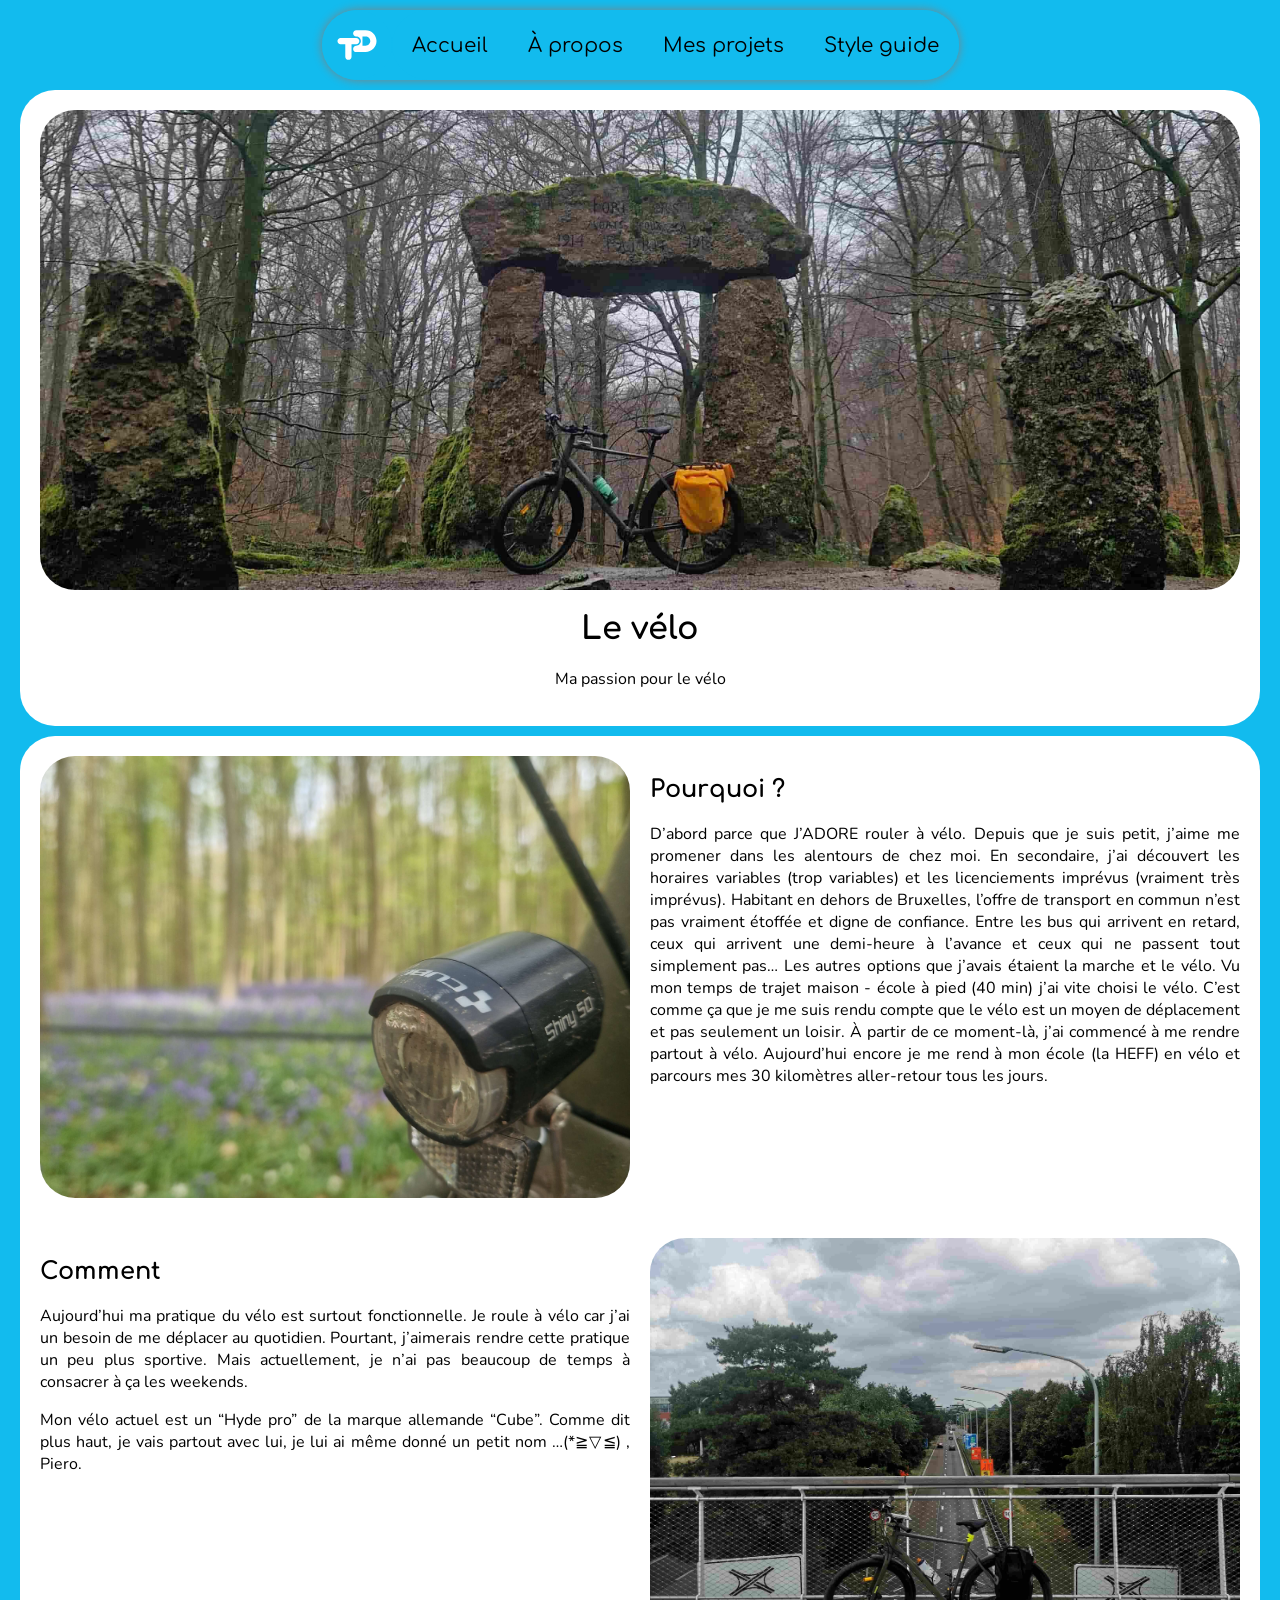
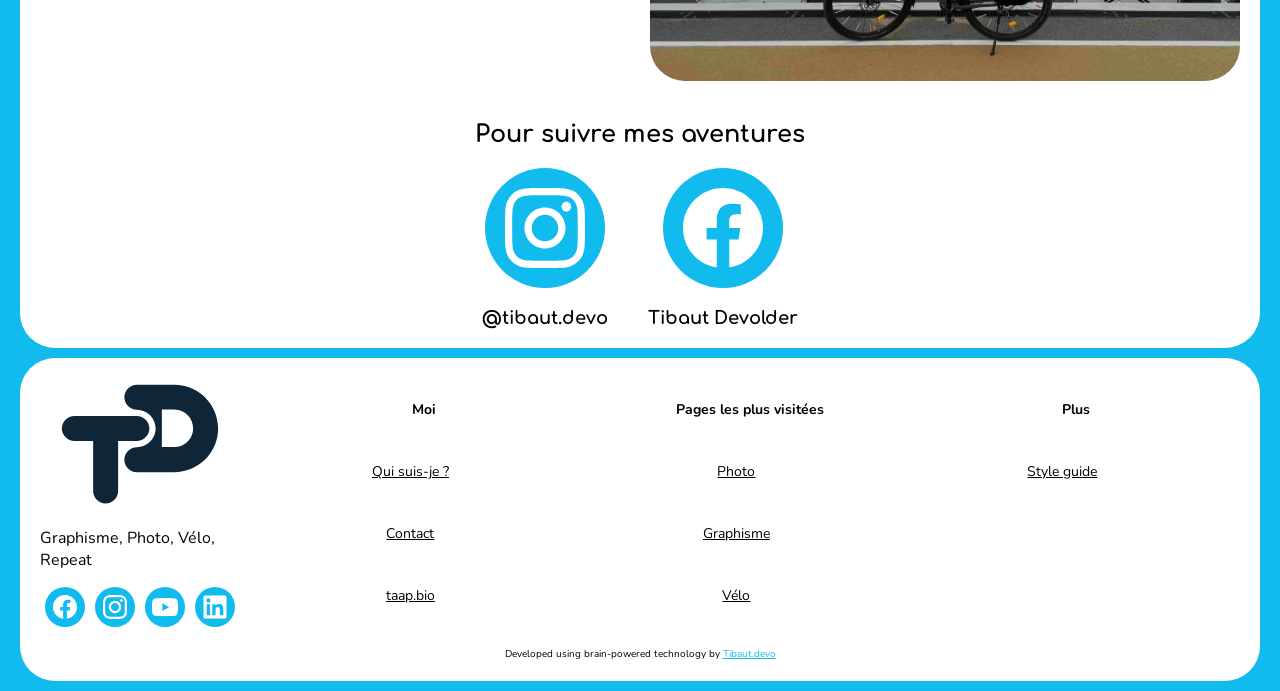
<file: velo.html>
<!DOCTYPE html>
<html lang="en">

<head>
    <meta charset="UTF-8">
    <meta http-equiv="X-UA-Compatible" content="IE=edge">
    <meta name="viewport" content="width=device-width, initial-scale=1.0">
    <title>Tibaut.devo - Vélo</title>
    <link rel="stylesheet" href="style/style.css">

    <link rel="icon" type="image/png" href="images/icons/favicon-96x96.png" sizes="96x96" />
    <link rel="icon" type="image/svg+xml" href="images/icons/favicon.svg" />
    <link rel="shortcut icon" href="/images/icons/favicon.ico" />
    <link rel="apple-touch-icon" sizes="180x180" href="images/icons/apple-touch-icon.png" />
    <link rel="manifest" href="images/icons/site.webmanifest" />
</head>

<body>
    <section class="nav-bar">
        <div class="nav">
            <div class="logo"><a href="https://taap.bio/tibaut_devo" target="_blank">
                    <img src="images/Logo TD.svg" alt="Logo"></a>
            </div>
            <ul class="menu">
                <li>
                    <a href="index.html">Accueil</a>
                </li>
                <li>
                    <p>À propos</p>
                    <ul class="sous-menu">
                        <li><a class="moi" href="quisuisje.html">Moi</a></li>
                        <li><a class="contact" href="contact.html">Contact</a></li>
                    </ul>
                </li>
                <li>
                    <p>Mes projets</p>
                    <ul class="sous-menu">
                        <li><a class="velo" href="velo.html">Vélo</a></li>
                        <li><a class="graphisme" href="graphisme.html">Graphisme</a></li>
                        <li><a class="photo" href="photo.html">Photo</a></li>
                    </ul>
                </li>
                <li>
                    <a href="style-guide.html">Style guide</a>
                </li>
            </ul>
        </div>
    </section>
    <div class="container">
        <header class="banner-header">
            <img src="images/banner_velo.jpg" alt="banner_velo">
            <div class="title">
                <h1>Le vélo</h1>
                <p>Ma passion pour le vélo</p>
            </div>
        </header>
    </div>
    <div class="container">
        <div class="horizontal-cards">
            <div class="wrap">
                <img src="images/velo.jpg" alt="">
                <div class="h-cards-text">
                    <h2>Pourquoi ?</h2>
                    <p>D’abord parce que J’ADORE rouler à vélo. Depuis que je suis petit, j’aime me promener dans les
                        alentours de chez moi. En
                        secondaire, j’ai découvert les horaires variables (trop variables) et les licenciements imprévus
                        (vraiment très
                        imprévus). Habitant en dehors de Bruxelles, l’offre de transport en commun n’est pas vraiment
                        étoffée et digne de
                        confiance. Entre les bus qui arrivent en retard, ceux qui arrivent une demi-heure à l’avance et
                        ceux qui ne passent tout
                        simplement pas… Les autres options que j’avais étaient la marche et le vélo. Vu mon temps de
                        trajet maison - école à
                        pied (40 min) j’ai vite choisi le vélo. C’est comme ça que je me suis rendu compte que le vélo
                        est un moyen de
                        déplacement et pas seulement un loisir. À partir de ce moment-là, j’ai commencé à me rendre
                        partout à vélo. Aujourd’hui
                        encore je me rend à mon école (la HEFF) en vélo et parcours mes 30 kilomètres aller-retour tous
                        les jours.</p>
                </div>
            </div>
            <div class="wrap-reverse">
                <div class="h-cards-text">
                    <h2>Comment</h2>
                    <p>Aujourd’hui ma pratique du vélo est surtout fonctionnelle. Je roule à vélo car j’ai un besoin de
                        me déplacer au
                        quotidien. Pourtant, j’aimerais rendre cette pratique un peu plus sportive. Mais actuellement,
                        je n’ai pas beaucoup de
                        temps à consacrer à ça les weekends.
                    </p>
                    <p>Mon vélo actuel est un “Hyde pro” de la marque allemande “Cube”. Comme dit plus haut, je vais
                        partout avec lui, je lui
                        ai même donné un petit nom …(*≧▽≦) , Piero.
                    </p>
                </div>
                <img src="images/velo2.jpg" alt="">
            </div>
        </div>
        <div class="text-center">
            <h2>Pour suivre mes aventures</h2>
            <div class="dots">
                <div>
                    <a href="https://www.instagram.com/tibaut.devo/" target="_blank">
                        <img src="images/social/instagram.svg" alt="Instagram">
                    </a>
                    <a href="https://www.instagram.com/tibaut.devo/" target="_blank">
                        <h3>@tibaut.devo</h3>
                    </a>
                </div>
                <div>
                    <a href="https://www.facebook.com/profile.php?id=100091805216796&locale=fr_BE" target="_blank">
                        <img src="images/social/facebook.svg" alt="facebook">
                    </a>
                    <a href="https://www.facebook.com/profile.php?id=100091805216796&locale=fr_BE" target="_blank">
                        <h3>Tibaut Devolder</h3>
                    </a>
                </div>
            </div>
        </div>
    </div>
    <div class="container">
        <footer>
            <div class="main-footer">
                <div class="content-footer">
                    <img src="images/Logo TD.svg" alt="">
                    <p>Graphisme, Photo, Vélo, Repeat</p>
                    <div class="footer-socials">
                        <a href="https://www.facebook.com/profile.php?id=100091805216796&locale=fr_BE" target="_blank">
                            <img src="images/social/facebook.svg" alt="facebook">
                        </a>
                        <a href="https://www.instagram.com/tibaut.devo/" target="_blank">
                            <img src="images/social/instagram.svg" alt="Instagram">
                        </a>
                        <a href="https://youtube.com/@tibaut_devo?si=5qOhZv2sWwlNnMPJ" target="_blank">
                            <img src="images/social/youtube.svg" alt="youtube">
                        </a>
                        <a href="https://www.linkedin.com/in/tibaut-devolder/" target="_blank">
                            <img src="images/social/linkedin-app-white-icon.svg" alt="linkedin">
                        </a>
                    </div>
                </div>
                <div class="table-footer">
                    <table>
                        <tbody>
                            <tr>
                                <th>Moi</th>
                                <th>Pages les plus visitées</th>
                                <th>Plus</th>
                            </tr>
                            <tr>
                                <td><a href="quisuisje.html">Qui suis-je ?</a>
                                </td>
                                <td><a href="photo.html">Photo
                                    </a></td>
                                <td><a href="style-guide.html">Style guide</a></td>
                            </tr>
                            <tr>
                                <td><a href="contact.html">Contact</a>
                                </td>
                                <td><a href="graphisme.html">Graphisme
                                    </a></td>
                                <td><a href=""></a></td>
                            </tr>
                            <tr>
                                <td><a href="https://taap.bio/tibaut_devo" target="_blank">taap.bio</a>
                                </td>
                                <td><a href="velo.html">Vélo
                                    </a></td>
                                <td><a href=""></a></td>
                            </tr>
                        </tbody>
                    </table>
                </div>
            </div>
            <div class="sub-footer">
                <div>
                    Developed using brain-powered technology by&nbsp;<a href="https://taap.bio/tibaut_devo"
                        target="_blank">Tibaut.devo</a>
                </div>
            </div>
        </footer>
    </div>
</body>

</html>
</file>
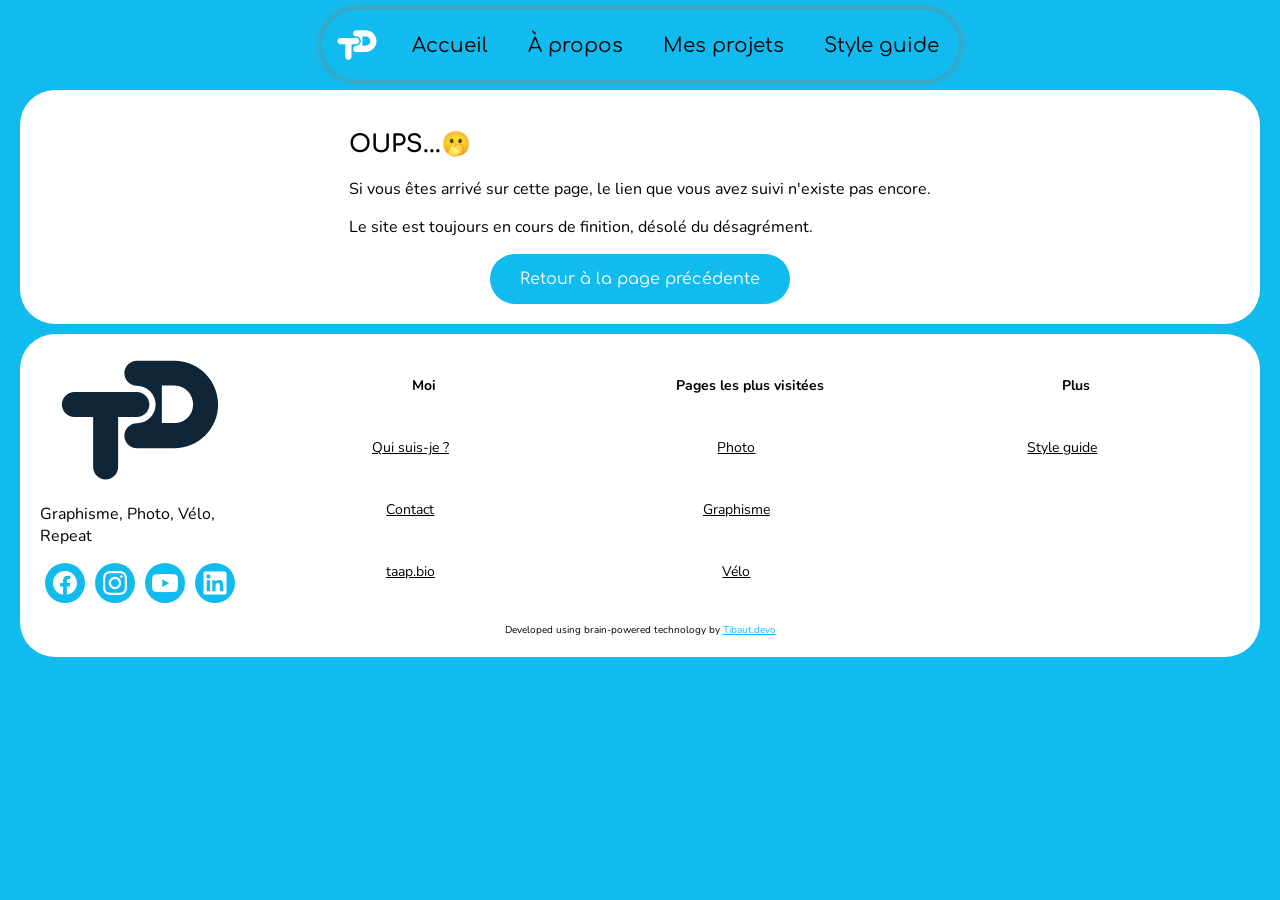
<file: work-in-progress.html>
<!DOCTYPE html>
<html lang="fr">

<head>
    <meta charset="UTF-8">
    <meta http-equiv="X-UA-Compatible" content="IE=edge">
    <meta name="viewport" content="width=device-width, initial-scale=1.0">
    <title>Tibaut.devo - Vélo</title>
    <link rel="stylesheet" href="style/style.css">

    <link rel="icon" type="image/png" href="images/icons/favicon-96x96.png" sizes="96x96" />
    <link rel="icon" type="image/svg+xml" href="images/icons/favicon.svg" />
    <link rel="shortcut icon" href="/images/icons/favicon.ico" />
    <link rel="apple-touch-icon" sizes="180x180" href="images/icons/apple-touch-icon.png" />
    <link rel="manifest" href="images/icons/site.webmanifest" />
</head>

<body>
    <section class="nav-bar">
        <div class="nav">
            <div class="logo"><a href="https://taap.bio/tibaut_devo" target="_blank">
                    <img src="images/Logo TD.svg" alt="Logo"></a>
            </div>
            <ul class="menu">
                <li>
                    <a href="index.html">Accueil</a>
                </li>
                <li>
                    <p>À propos</p>
                    <ul class="sous-menu">
                        <li><a class="moi" href="quisuisje.html">Moi</a></li>
                        <li><a class="contact" href="contact.html">Contact</a></li>
                    </ul>
                </li>
                <li>
                    <p>Mes projets</p>
                    <ul class="sous-menu">
                        <li><a class="velo" href="velo.html">Vélo</a></li>
                        <li><a class="graphisme" href="graphisme.html">Graphisme</a></li>
                        <li><a class="photo" href="photo.html">Photo</a></li>
                    </ul>
                </li>
                <li>
                    <a href="style-guide.html">Style guide</a>
                </li>
            </ul>
        </div>
    </section>
    <div class="container">
        <header class="normal-header">
            <section class="title">
                <h2>OUPS...🫢</h2>
                <p>Si vous êtes arrivé sur cette page, le lien que vous avez suivi n'existe pas encore.</p>
                <p>Le site est toujours en cours de finition, désolé du désagrément.
                </p>
            </section>
            <div class="buton-light">
                <a onclick="history.back()">Retour à la page précédente</a>
            </div>
        </header>
    </div>
    <div class="container">
        <footer>
            <div class="main-footer">
                <div class="content-footer">
                    <img src="images/Logo TD.svg" alt="">
                    <p>Graphisme, Photo, Vélo, Repeat</p>
                    <div class="footer-socials">
                        <a href="https://www.facebook.com/profile.php?id=100091805216796&locale=fr_BE" target="_blank">
                            <img src="images/social/facebook.svg" alt="facebook">
                        </a>
                        <a href="https://www.instagram.com/tibaut.devo/" target="_blank">
                            <img src="images/social/instagram.svg" alt="Instagram">
                        </a>
                        <a href="https://youtube.com/@tibaut_devo?si=5qOhZv2sWwlNnMPJ" target="_blank">
                            <img src="images/social/youtube.svg" alt="youtube">
                        </a>
                        <a href="https://www.linkedin.com/in/tibaut-devolder/" target="_blank">
                            <img src="images/social/linkedin-app-white-icon.svg" alt="linkedin">
                        </a>
                    </div>
                </div>
                <div class="table-footer">
                    <table>
                        <tbody>
                            <tr>
                                <th>Moi</th>
                                <th>Pages les plus visitées</th>
                                <th>Plus</th>
                            </tr>
                            <tr>
                                <td><a href="quisuisje.html">Qui suis-je ?</a>
                                </td>
                                <td><a href="photo.html">Photo
                                    </a></td>
                                <td><a href="style-guide.html">Style guide</a></td>
                            </tr>
                            <tr>
                                <td><a href="contact.html">Contact</a>
                                </td>
                                <td><a href="graphisme.html">Graphisme
                                    </a></td>
                                <td><a href=""></a></td>
                            </tr>
                            <tr>
                                <td><a href="https://taap.bio/tibaut_devo" target="_blank">taap.bio</a>
                                </td>
                                <td><a href="velo.html">Vélo
                                    </a></td>
                                <td><a href=""></a></td>
                            </tr>
                        </tbody>
                    </table>
                </div>
            </div>
            <div class="sub-footer">
                <div>
                    Developed using brain-powered technology by&nbsp;<a href="https://taap.bio/tibaut_devo"
                        target="_blank">Tibaut.devo</a>
                </div>
            </div>
        </footer>
    </div>
</body>

</html>
</file>
<file: style/style.css>
@import url('https://fonts.googleapis.com/css2?family=Comfortaa:wght@300..700&family=Nunito:ital,wght@0,200..1000;1,200..1000&display=swap');

:root {
    --Dark: #0f273b;
    --Blanc: #fff;
    --Primary: #12bbee;
    --HoverL: #159dcb;
    --HoverD: #243356;
    --bleu3: #12bbee;
    --text: #000000;
    --yes: #61b7a1;
    --no: #e41e1c;
    --disactivated: #909da0;

    --title: Comfortaa;
    --paragraphs: Nunito;

    /*Faire en sorte que 1rem = 10px*/
    font-size: 62.5%;

}

body {
    margin: 10px;
    margin-top: 90px;
    background-color: var(--Primary);
    justify-content: center;
    display: flex;
    flex-wrap: wrap;
    gap: 10px;
}

.container {
    display: flex;
    flex-wrap: wrap;
    max-width: 1200px;
    width: 100%;
    background-color: var(--Blanc);
    padding-left: 20px;
    padding-top: 20px;
    padding-right: 20px;
    padding-bottom: 20px;
    border-radius: 35px;
    overflow: hidden;
    gap: 20px;
    justify-content: center;
}

h1 {
    font-size: 3.2rem;
    font-family: var(--title);

}

h2 {
    font-size: 2.4rem;
    font-family: var(--title);

}

h3 {
    font-size: 1.8rem;
    font-family: var(--title);

}

p {
    font-size: 1.6rem;
    font-family: var(--paragraphs);
}

small {
    font-size: 1.4rem;
    font-family: var(--paragraphs);

}

*:hover {
    transition: 0.5s
}

.show {
    background-color: #f1f1f1;
    border-radius: 35px;
    border: solid 5px #dfdfdf;
    padding: 10px;
}

/*HEADER*/

.normal-header {
    display: flex;
    flex-wrap: wrap;
    max-width: 600px;
    justify-content: center;
}

.banner-header {
    display: flex;
    flex-wrap: wrap;
    justify-content: center;
}

.banner-header img {
    object-fit: cover;
    width: 100%;
    aspect-ratio: 5/2;
    border-radius: 35px;
}

.banner-header .title {
    text-align: center;
}


/*NAV*/

.nav {
    background-color: var(--Primary);
    display: flex;
    justify-content: center;
    margin-top: 10px;
    margin-bottom: 10px;
    border-radius: 35px;
    box-shadow: 0px 0px 10px grey;
}

.nav-bar {
    display: flex;
    width: 100%;
    position: fixed;
    left: 0;
    top: 0;
    justify-content: center;
}

/*NAV IMAGE*/

.logo {
    display: flex;
    background-color: var(--Primary);
    padding: 10px;
    border-radius: 35px;
}

.logo a {
    border-radius: 25px;
}

.logo a img {
    display: flex;
    width: 50px;
    height: 50px;
    border-radius: 25px;
}

.logo:has(a img:hover) {
    background-color: var(--HoverL);
}

/*NAV MENU*/

.menu,
.sous-menu {
    list-style: none;
    padding: 0;
    margin: 0;
}

.sous-menu {
    border-bottom-left-radius: 22px;
    border-bottom-right-radius: 22px;
}

.menu {
    display: flex;
    text-decoration: none;
    background-color: var(--Primary);
    align-items: center;
    height: 70px;
    border-radius: 35px;
}

.menu>li {
    display: flex;
    position: relative;
    height: 100%;
    align-items: center;
}

.menu>li:has(p) {
    border-top-left-radius: 35px;
    border-top-right-radius: 35px;
}

.menu>li:has(>a) {
    border-radius: 35px;
}

.menu>li>p,
.menu>li>a {
    display: flex;
    padding: 0px 20px;
    text-decoration: none;
    font-family: var(--title);
    font-size: 2rem;
    color: var(--text);
    height: 100%;
    align-items: center;
    margin: 0;
}

.menu>li>a {
    border-radius: 35px;
}

.menu>li>p {
    border-top-left-radius: 35px;
    border-top-right-radius: 35px;
}

.sous-menu {
    background-color: var(--HoverL);
    padding-left: 0;
    display: none;
    position: absolute;
    top: 100%;
    left: 0;
    width: 100%;
}

.sous-menu li {
    border-radius: 22px;
}

.sous-menu a {
    display: block;
    padding: 10px 20px;
    text-decoration: none;
    font-family: var(--paragraphs);
    color: var(--Blanc);
    font-size: 1.8rem;
    border-radius: 22px;
    padding-left: 54px;
}

.sous-menu a:hover {
    background: var(--bleu3);
    color: var(--Blanc);
}

li:hover .sous-menu {
    display: block;
}

.menu li:hover {
    background-color: var(--HoverL);
}

.menu li:hover>p,
.menu li:hover>a {
    color: var(--Blanc);
}

.menu li:hover>p {
    background-color: var(--HoverL);
}

/*NAV ICONS*/

.sous-menu .velo::before {
    content: url(/images/puces/pedal_bike_24dp_E3E3E3_FILL0_wght400_GRAD0_opsz24.svg);
    position: absolute;
    left: 20px;
}

.sous-menu .graphisme::before {
    content: url(/images/puces/brush_24dp_E3E3E3_FILL0_wght400_GRAD0_opsz24.svg);
    position: absolute;
    left: 20px;
}

.sous-menu .photo::before {
    content: url(/images/puces/photo_camera_24dp_E3E3E3_FILL0_wght400_GRAD0_opsz24.svg);
    position: absolute;
    left: 20px;
}

.sous-menu .moi::before {
    content: url(/images/puces/person_24dp_E3E3E3_FILL0_wght400_GRAD0_opsz24.svg);
    position: absolute;
    left: 20px;
}

.sous-menu .contact::before {
    content: url(/images/puces/mail_24dp_E3E3E3_FILL0_wght400_GRAD0_opsz24.svg);
    position: absolute;
    left: 20px;
}

/*MAIN*/

/*TEXTS*/

.text-center {
    text-align: center;
}

p>a {
    color: var(--Primary);
}

/*voir en haut de la page pour la taille et les polices*/

/*BUTTONS*/

.butons {
    display: flex;
    gap: 10px;
    flex-wrap: wrap;
}

.buton-light,
.buton-dark,
.buton-white-dark,
.buton-white-light,
.buton-disactivated,
.buton-white-disactivated {
    display: flex;
    align-items: center;
}

.buton-light a {
    font-size: 16px;
    color: var(--Blanc);
    background-color: var(--Primary);
    text-decoration: none;
    padding: 16px 30px;
    border-radius: 30px;
    font-family: var(--title);
    text-align: center;
}

.buton-light a:hover {
    background-color: var(--HoverL);
}

.buton-white-light a {
    font-size: 16px;
    color: var(--Primary);

    text-decoration: none;
    padding: 8px 22px;
    border: 8px solid var(--Primary);
    border-radius: 30px;
    font-family: var(--title);
    text-align: center;
}

.buton-white-light a:hover {
    border-color: var(--HoverL);
    color: var(--HoverL);
}

.buton-dark a {
    font-size: 16px;
    color: var(--Blanc);
    background-color: var(--Dark);
    text-decoration: none;
    padding: 16px 30px;
    border-radius: 30px;
    font-family: var(--title);
    text-align: center;
}

.buton-dark a:hover {
    background-color: var(--HoverD);
}

.buton-white-dark a {
    font-size: 16px;
    color: var(--Dark);

    text-decoration: none;
    padding: 8px 22px;
    border: 8px solid var(--Dark);
    border-radius: 30px;
    font-family: var(--title);
    text-align: center;
}

.buton-white-dark a:hover {
    border-color: var(--HoverD);
    color: var(--HoverD);
}

.buton-disactivated a {
    font-size: 16px;
    color: var(--Blanc);
    background-color: var(--disactivated);
    text-decoration: none;
    padding: 16px 30px;
    border-radius: 30px;
    font-family: var(--title);
    text-align: center;
    pointer-events: none;
}

.buton-white-disactivated a {
    font-size: 16px;
    color: var(--disactivated);

    text-decoration: none;
    padding: 8px 22px;
    border: 8px solid var(--disactivated);
    border-radius: 30px;
    font-family: var(--title);
    text-align: center;
    pointer-events: none;
}

.buton-white-disactivated a:hover {
    border-color: var(--HoverL);
    color: var(--HoverL);
}

.buton-todo a {
    font-size: 16px;
    color: var(--Blanc);
    background-color: var(--no);
    text-decoration: none;
    padding: 16px 30px;
    border-radius: 30px;
    font-family: var(--title);
    text-align: center;
    pointer-events: none;
}

.center {
    justify-content: center;
}

/*COLORS*/

.colors {
    display: flex;
    gap: 10px;
    flex-wrap: wrap;
}

.colors div p {
    text-align: center;
    margin: 0.56em;
}

.Primary {
    background-color: var(--Primary);
    height: 60px;
    width: 60px;
    border-radius: 30px;
    padding: 20px;
}

.Dark {
    background-color: var(--Dark);
    height: 60px;
    width: 60px;
    border-radius: 30px;
    padding: 20px;
}

.Light {
    background-color: var(--Blanc);
    height: 50px;
    width: 50px;
    border-radius: 30px;
    padding: 20px;
    border: solid 5px black;
}

.Text {
    background-color: var(--text);
    height: 60px;
    width: 60px;
    border-radius: 30px;
    padding: 20px;
}

.Yes {
    background-color: var(--yes);
    height: 60px;
    width: 60px;
    border-radius: 30px;
    padding: 20px;
}

.No {
    background-color: var(--no);
    height: 60px;
    width: 60px;
    border-radius: 30px;
    padding: 20px;
}

.HoverL {
    background-color: var(--HoverL);
    height: 60px;
    width: 60px;
    border-radius: 30px;
    padding: 20px;
}

.HoverD {
    background-color: var(--HoverD);
    height: 60px;
    width: 60px;
    border-radius: 30px;
    padding: 20px;
}

/*CARDS*/

.articles-cont {
    display: flex;
    flex-wrap: wrap;
    width: 100%;
    justify-content: center;
}

.articles {
    display: flex;
    box-sizing: border-box;
    gap: 20px;
    flex-wrap: wrap;
    justify-content: center;
    width: 100%;
}

.carte {
    border-radius: 35px;
    box-shadow: 0px 0px 10px grey;
    overflow: hidden;
    min-width: 200px;
    max-width: 320px;
    width: 100%;
    max-height: 600px;
    height: fit-content;
    display: flex;
    flex-direction: column;
    transition: all 0.3s ease-in-out;
}

.carte a {
    text-decoration: none;
    color: var(--text);
    display: flex;
    flex-direction: column;
    height: 100%;
    background-color: var(--Blanc);
}

.carte:hover {
    box-shadow: 3px 3px 10px rgb(133, 133, 133);
    transform: scale(101%);
}

.carte>a>img {
    max-height: 320px;
    max-width: 320px;
    object-fit: cover;
}

.carte p,
.carte h3 {
    overflow-wrap: break-word;
}

.carte-texte {
    padding: 20px;
}

/*HORIZONTAL CARDS*/

.horizontal-cards {
    display: flex;
    flex-wrap: wrap;
    gap: 40px;
    justify-content: center;
}

.horizontal-cards>div {
    box-sizing: border-box;
    display: flex;
    gap: 20px;
}

.horizontal-cards .wrap {
    flex-wrap: wrap;
}

.horizontal-cards .wrap-reverse {
    flex-wrap: wrap-reverse;
}

.horizontal-cards div img {
    border-radius: 35px;
    object-fit: cover;
    min-width: 200px;
    width: 100%;
    max-height: 442.5px;
    flex: 1 1 200px;
}

.horizontal-cards div h2,
.horizontal-cards div p {
    text-align: justify;
}

.h-cards-text {
    min-width: 200px;
    flex: 1 1 200px;
}

/*QUI SUIS-JE*/

.qui-suis-je {
    display: flex;
    gap: 20px;
    flex-wrap: wrap;
}

.maps {
    display: flex;
    border-radius: 35px;
    aspect-ratio: 1/1;
    min-width: 260px;
    flex: 1 1 260px;
}

.qui-suis-je-texts {
    min-width: 260px;
    flex: 1 1 260px;
}

.qui-suis-je ul {
    list-style: none;
    padding: 0;
}

.qui-suis-je li {
    position: relative;
    padding-left: 15px;
    margin-bottom: 10px;

}

.qui-suis-je li::before {
    content: "✿";
    position: absolute;
    left: 0;
    top: 3px;
    color: var(--Primary);
}

/*DOTS*/

.dots {
    display: flex;
    gap: 20px;
    flex-wrap: wrap;
    justify-content: center;
}

.dots>div {
    display: flex;
    flex-direction: column;
    align-items: center;
    gap: 20px;
}

.dots a:has(img) {
    display: flex;
    flex-wrap: wrap;
    height: 100px;
    width: 100px;
    background-color: var(--Primary);
    padding: 10px;
    border-radius: 60px;
    object-fit: cover;
}

.dots a:has(h3) {
    text-decoration: none;
    color: var(--text);
}

.dots a:has(h3):hover {
    color: var(--Primary);
    text-decoration: underline;
}

.dots h3 {
    padding: 0px 10px;

    margin: 0;
}

.dots a:has(img):hover {
    background-color: var(--HoverL);
}

.dots img {
    height: 100px;
}

.dots a:has(img):hover~a:has(h3) {
    color: var(--Primary);
}

.dots a:has(+a:hover) {
    background-color: var(--HoverL);
}

/*GALERIE LIGHTBOX*/

.galerie {
    display: flex;
    justify-content: center;
    gap: 10px;
    flex-wrap: wrap;
    /* les images passent à la ligne si nécessaire */
}

.galerie a {
    display: flex;
    justify-content: center;
}

.galerie img {
    aspect-ratio: 4/3;
    height: 200px;
    object-fit: cover;
    overflow: hidden;
    /* l'image remplit le cadre sans déformation */
    border-radius: 35px;
    transition: transform 0.2s ease, box-shadow 0.2s ease;
}

.galerie img:hover {
    box-shadow: 3px 3px 10px rgb(133, 133, 133);
    transform: scale(101%);
}

/*FOOTER*/

.main-footer {
    display: flex;
    gap: 20px;
    flex-wrap: wrap;
    justify-content: center;
}

/*CONTENT FOOTER*/

.content-footer {
    display: flex;
    flex-wrap: wrap;
    min-width: 200px;
    flex: 0 1 200px;
    justify-content: center;
}

.content-footer>img {
    aspect-ratio: 3/2;
    object-fit: cover;
    filter: invert(90%) sepia(23%) saturate(3091%) hue-rotate(178deg) brightness(89%) contrast(91%);
    max-width: 220px;
}

.footer-socials {
    display: flex;
    gap: 10px;
    flex-wrap: wrap;
}

.footer-socials a {
    height: 30px;
    background-color: var(--Primary);
    padding: 5px;
    border-radius: 20px;
}

.footer-socials a:hover {
    background-color: var(--HoverL);
}

/*TABLE FOOTER*/

.table-footer {
    flex: 1 1 200px;
    min-width: 200px;
}

footer table {
    table-layout: fixed;
    text-align: center;
    width: 100%;
    height: 100%;
    background-color: var(--Blanc);
    border-radius: 35px;
}

footer tr>th {
    font-size: 1.4rem;
    font-family: var(--paragraphs);
    padding: 10px 5px;
}

footer tr>td {
    font-size: 1.4rem;
    font-family: var(--paragraphs);
    padding: 0px 5px;
}

footer tr>td>a {
    display: flex;
    justify-self: center;
    justify-content: center;
    padding: 10px;
    border-radius: 100px;
    text-decoration: underline;
    color: var(--text);
    width: 85%;
}

footer tr>td>a:empty {
    display: none;
}

footer tr>td>a:hover {
    background-color: var(--HoverL);
    color: var(--Blanc);
}

/*SUBFOOTER*/

.sub-footer {
    margin-top: 20px;
    display: flex;
    justify-content: center;
    font-size: 1rem;
    font-family: var(--paragraphs);
}

.sub-footer a {
    color: var(--Primary);
}

.sub-footer a:hover {
    color: var(--HoverL);
}


/*USED TOOLS*/
/*
https: //codepen.io/sosuke/pen/Pjoqqp
*/
</file>
